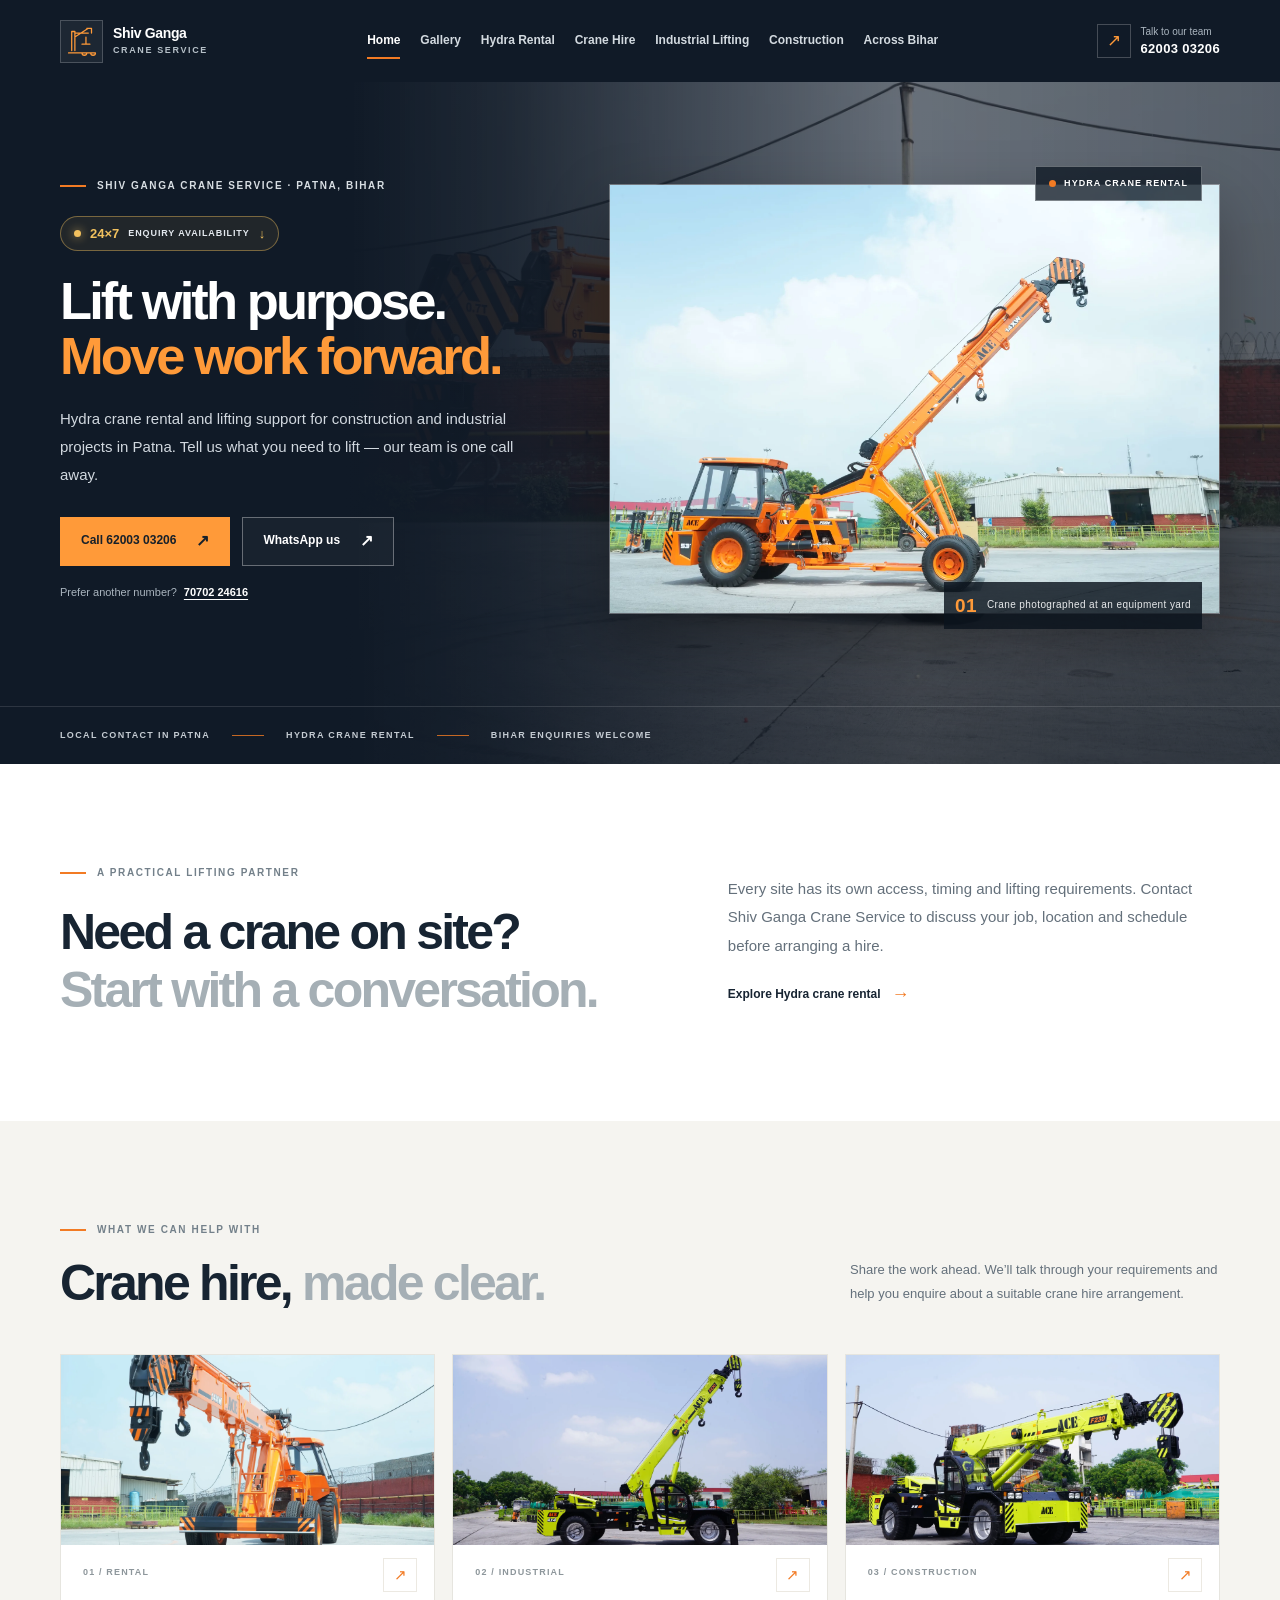
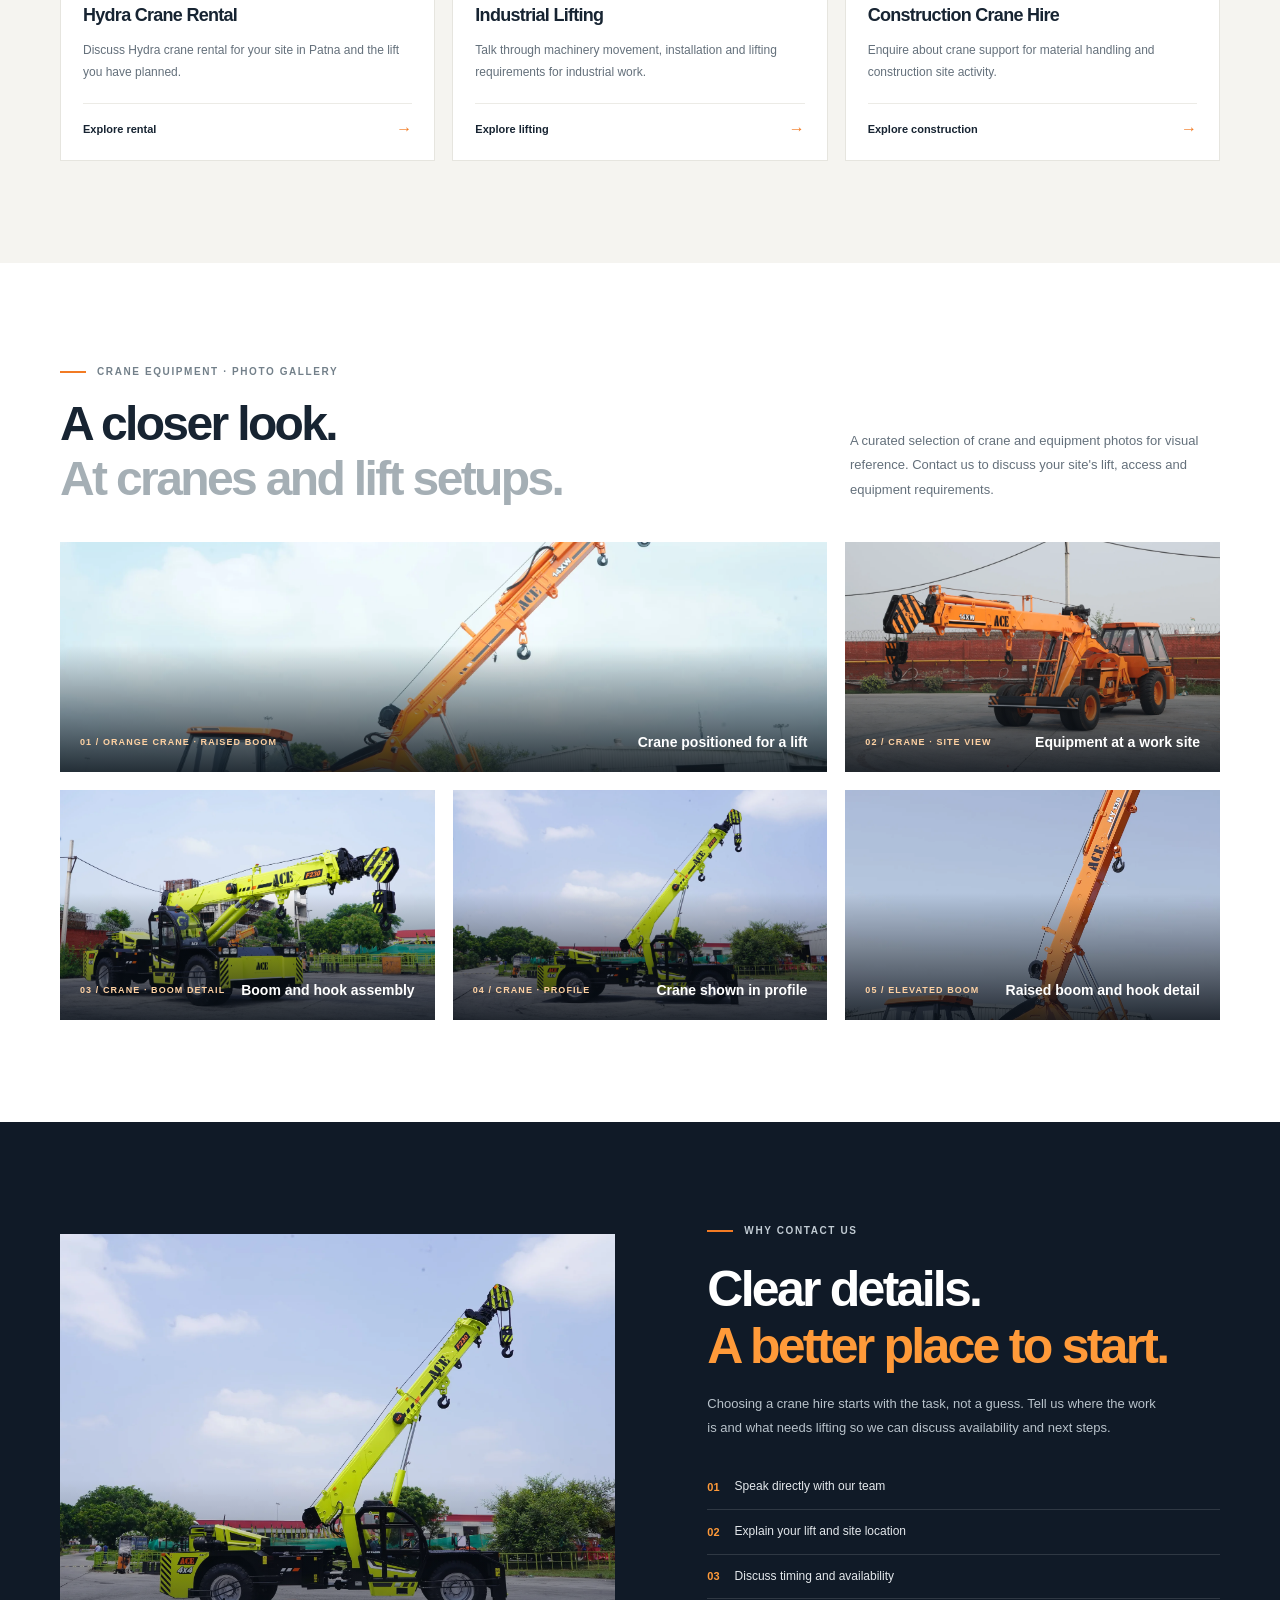
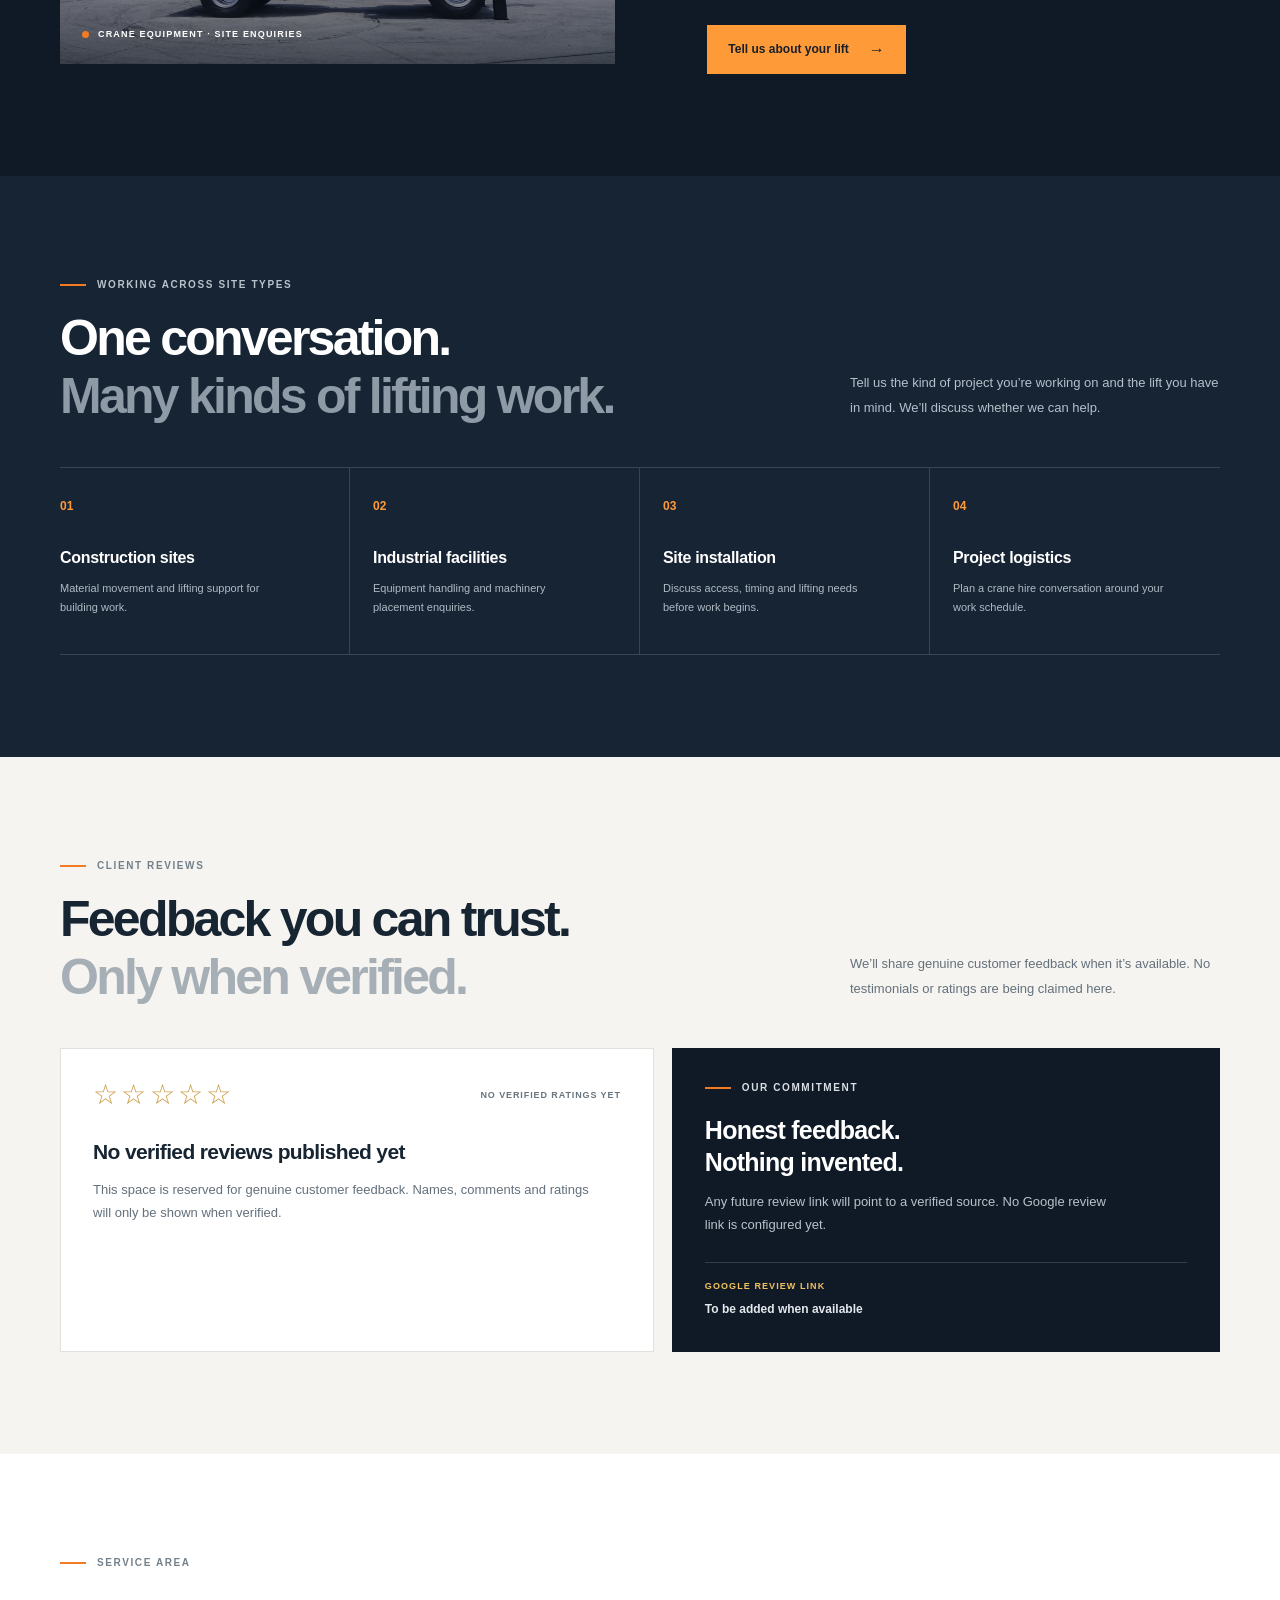
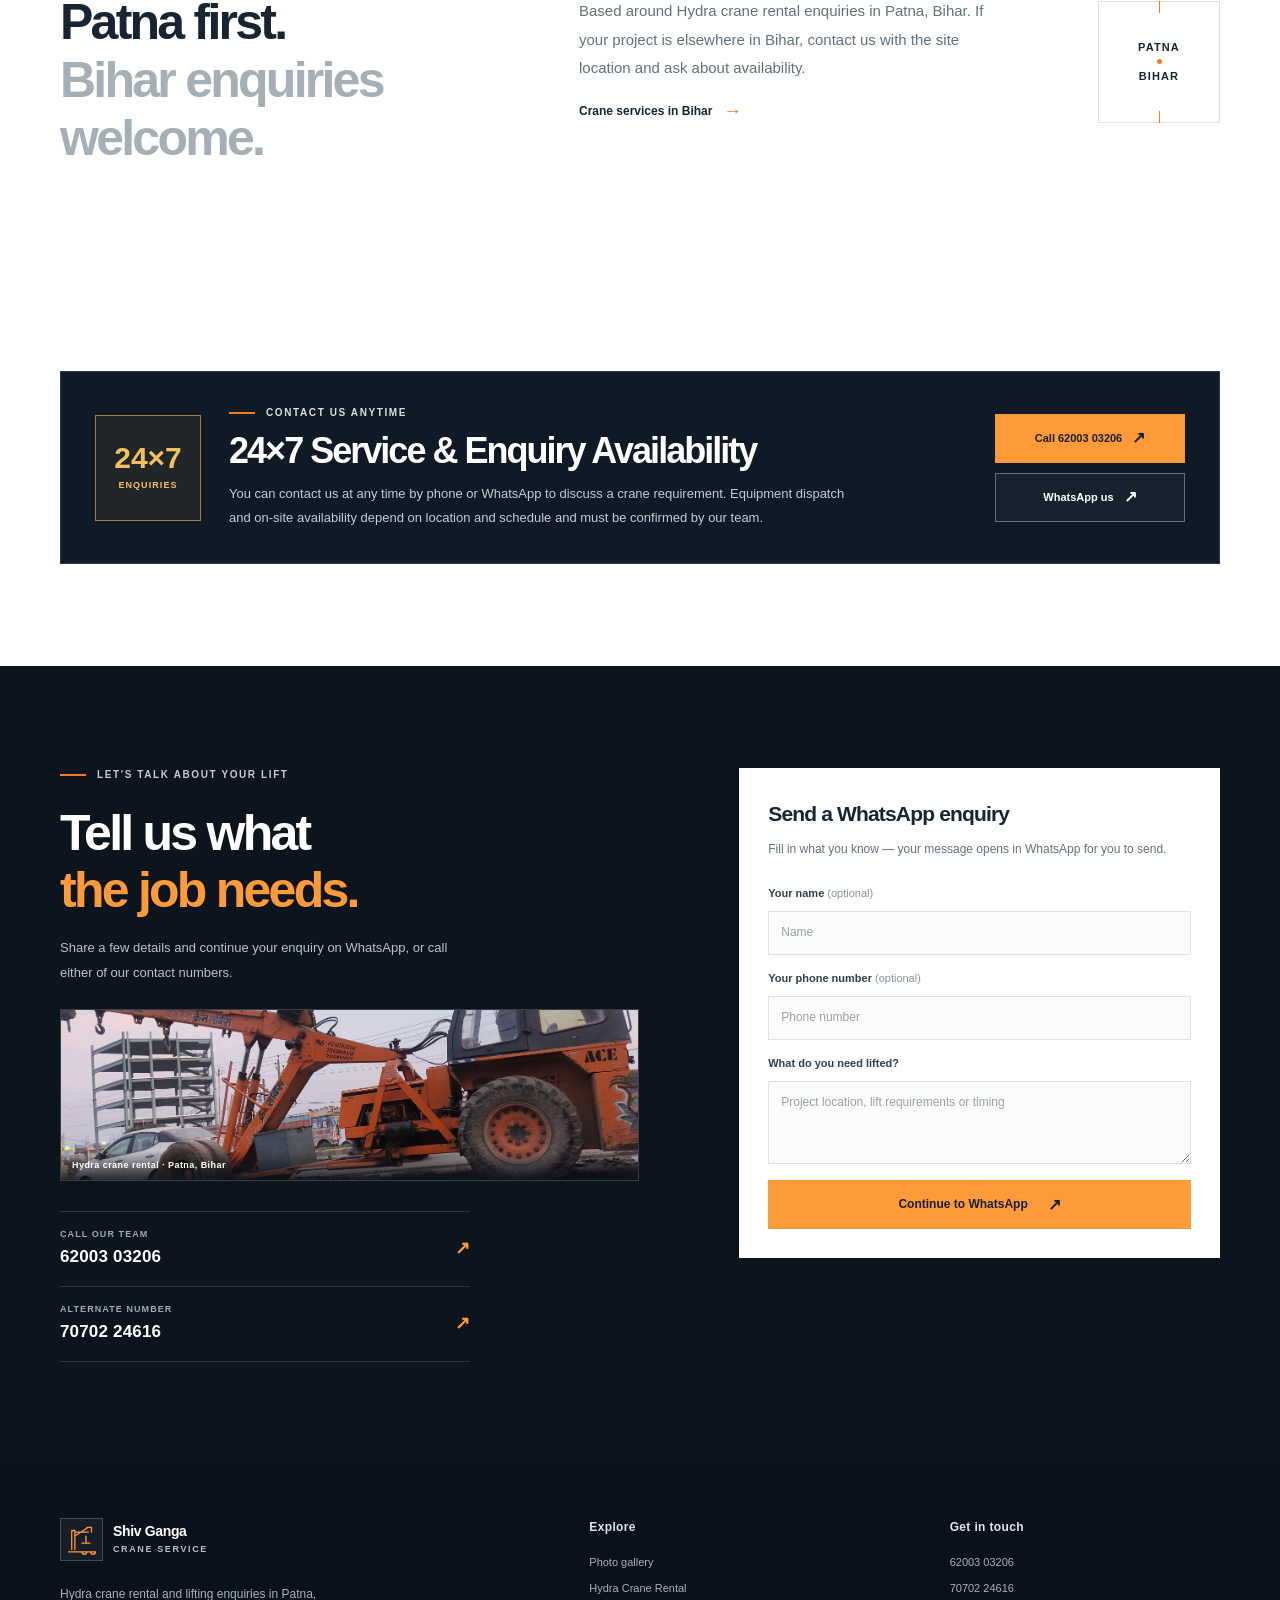
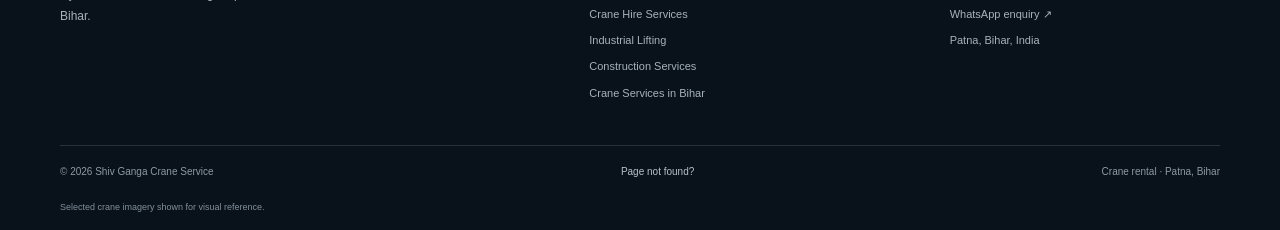
<file: index.html>
<!doctype html>
<html lang="en-IN">
<head>
  <meta charset="utf-8">
  <meta name="viewport" content="width=device-width, initial-scale=1">
  <meta name="theme-color" content="#101a27">
  <meta name="description" content="Shiv Ganga Crane Service offers Hydra crane rental, crane hire and lifting support in Patna, Bihar. Call to discuss your site and project requirements.">
  <meta name="google-site-verification" content="4MnYtC3aEP2DLwe1_RfZfEjGJjVygA0d3QC5cpol0KY">
  <meta property="og:type" content="website"><meta property="og:site_name" content="Shiv Ganga Crane Service">
  <meta property="og:title" content="Shiv Ganga Crane Service | Hydra Crane Rental in Patna">
  <meta property="og:description" content="Hydra crane rental, crane hire and lifting enquiries in Patna, Bihar. Contact Shiv Ganga Crane Service to discuss your project.">
  <meta property="og:image" content="assets/ace-crane-35338100.webp">
  <link rel="canonical" href="https://a242465418-commits.github.io/patna-hydra-crane-rental/">
  <link rel="icon" href="favicon.png" type="image/png" sizes="48x48">
  <link rel="icon" href="favicon.ico" type="image/x-icon" sizes="16x16 32x32 48x48">
  <link rel="stylesheet" href="styles.css">
  <title>Shiv Ganga Crane Service in Patna | Hydra Crane Hire</title>
  <script src="site.js" defer></script>
</head>
<body>
  <a class="skip-link" href="#main">Skip to content</a>
  <header class="site-header">
    <div class="container header-inner">
      <a class="brand" href="index.html" aria-label="Shiv Ganga Crane Service home">
        <span class="brand-mark" aria-hidden="true"><svg viewBox="0 0 48 48"><path d="M7 39h34M11 36V12h4v24m0-22h17m-17 5 17-11m-2 0h6v6m-7 5v9m-5 0h10M8 39h8m7 0h18m-17 0a3 3 0 1 0 6 0m5 0a3 3 0 1 0 6 0"/></svg></span>
        <span class="brand-copy"><strong>Shiv Ganga</strong><small>CRANE SERVICE</small></span>
      </a>
      <button class="menu-toggle" type="button" aria-expanded="false" aria-controls="primary-nav" aria-label="Open navigation">
        <span></span><span></span><span></span>
      </button>
      <nav class="primary-nav" id="primary-nav" aria-label="Main navigation">
        <a href="index.html" aria-current="page">Home</a>
        <a href="index.html#gallery">Gallery</a>
        <a href="hydra-crane-rental-patna.html">Hydra Rental</a>
        <a href="crane-hire-services-patna.html">Crane Hire</a>
        <a href="industrial-lifting-services.html">Industrial Lifting</a>
        <a href="construction-crane-services.html">Construction</a>
        <a href="crane-services-bihar.html">Across Bihar</a>
      </nav>
      <a class="header-call" href="tel:+916200303206" aria-label="Call 6200303206">
        <span class="call-icon" aria-hidden="true">↗</span><span><small>Talk to our team</small><strong>62003 03206</strong></span>
      </a>
    </div>
  </header>

  <main id="main">
    <section class="hero">
      <div class="hero-photo" aria-hidden="true"></div>
      <div class="container hero-layout">
        <div class="hero-copy">
          <p class="eyebrow"><span class="eyebrow-line"></span> SHIV GANGA CRANE SERVICE · PATNA, BIHAR</p>
          <a class="hero-availability" href="#availability-title" aria-label="24×7 enquiry availability. View contact and availability details."><span class="hero-availability-dot" aria-hidden="true"></span><strong>24×7</strong><span>ENQUIRY AVAILABILITY</span><span class="hero-availability-arrow" aria-hidden="true">↓</span></a>
          <h1>Lift with purpose.<br><span>Move work forward.</span></h1>
          <p class="hero-lede">Hydra crane rental and lifting support for construction and industrial projects in Patna. Tell us what you need to lift — our team is one call away.</p>
          <div class="hero-actions">
            <a class="button button-orange" href="tel:+916200303206">Call 62003 03206 <span aria-hidden="true">↗</span></a>
            <a class="button button-light-outline" href="https://wa.me/916200303206?text=Hello%2C%20I%27m%20enquiring%20about%20Hydra%20crane%20rental%20in%20Patna." target="_blank" rel="noopener noreferrer">WhatsApp us <span aria-hidden="true">↗</span></a>
          </div>
          <p class="hero-note">Prefer another number? <a href="tel:+917070224616">70702 24616</a></p>
        </div>
        <figure class="hero-visual">
          <img class="hero-business-photo" src="assets/ace-crane-35338100.webp" alt="Orange pick-and-carry crane with its boom raised at an equipment yard" width="2200" height="1467" fetchpriority="high">
          <span class="visual-stamp"><span class="stamp-dot"></span> HYDRA CRANE RENTAL</span>
          <figcaption class="visual-caption"><span>01</span> Crane photographed at an equipment yard</figcaption>
        </figure>
      </div>
      <div class="hero-bottom">
        <div class="container hero-bottom-inner"><span>LOCAL CONTACT IN PATNA</span><span class="hero-bottom-rule"></span><span>HYDRA CRANE RENTAL</span><span class="hero-bottom-rule"></span><span>BIHAR ENQUIRIES WELCOME</span></div>
      </div>
    </section>

    <section class="intro section-pad">
      <div class="container intro-layout">
        <div>
          <p class="eyebrow eyebrow-dark"><span class="eyebrow-line"></span> A PRACTICAL LIFTING PARTNER</p>
          <h2>Need a crane on site?<br><span>Start with a conversation.</span></h2>
        </div>
        <div class="intro-copy">
          <p>Every site has its own access, timing and lifting requirements. Contact Shiv Ganga Crane Service to discuss your job, location and schedule before arranging a hire.</p>
          <a class="text-link" href="hydra-crane-rental-patna.html">Explore Hydra crane rental <span aria-hidden="true">→</span></a>
        </div>
      </div>
    </section>

    <section class="services section-pad section-warm">
      <div class="container">
        <div class="section-heading">
          <div><p class="eyebrow eyebrow-dark"><span class="eyebrow-line"></span> WHAT WE CAN HELP WITH</p><h2>Crane hire, <span>made clear.</span></h2></div>
          <p>Share the work ahead. We’ll talk through your requirements and help you enquire about a suitable crane hire arrangement.</p>
        </div>
        <div class="service-grid">
          <a class="service-card" href="hydra-crane-rental-patna.html"><img class="service-card-image" src="assets/ace-crane-35338098.webp" alt="Orange crane with prominent boom and hook assembly" width="2200" height="1467" loading="lazy" decoding="async"><span class="service-card-content"><span class="card-number">01 / RENTAL</span><span class="card-icon" aria-hidden="true">↗</span><h3>Hydra Crane Rental</h3><p>Discuss Hydra crane rental for your site in Patna and the lift you have planned.</p><span class="card-link">Explore rental <b aria-hidden="true">→</b></span></span></a>
          <a class="service-card" href="industrial-lifting-services.html"><img class="service-card-image" src="assets/ace-crane-35693096.webp" alt="Lime-colored crane beside industrial equipment at a yard" width="2200" height="1467" loading="lazy" decoding="async"><span class="service-card-content"><span class="card-number">02 / INDUSTRIAL</span><span class="card-icon" aria-hidden="true">↗</span><h3>Industrial Lifting</h3><p>Talk through machinery movement, installation and lifting requirements for industrial work.</p><span class="card-link">Explore lifting <b aria-hidden="true">→</b></span></span></a>
          <a class="service-card" href="construction-crane-services.html"><img class="service-card-image" src="assets/ace-crane-35693092.webp" alt="Lime-colored pick-and-carry crane at a work site" width="2200" height="1467" loading="lazy" decoding="async"><span class="service-card-content"><span class="card-number">03 / CONSTRUCTION</span><span class="card-icon" aria-hidden="true">↗</span><h3>Construction Crane Hire</h3><p>Enquire about crane support for material handling and construction site activity.</p><span class="card-link">Explore construction <b aria-hidden="true">→</b></span></span></a>
        </div>
      </div>
    </section>

    <section class="project-gallery section-pad" id="gallery">
      <div class="container">
        <div class="gallery-heading">
          <div><p class="eyebrow eyebrow-dark"><span class="eyebrow-line"></span> CRANE EQUIPMENT · PHOTO GALLERY</p><h2>A closer look.<br><span>At cranes and lift setups.</span></h2></div>
          <p>A curated selection of crane and equipment photos for visual reference. Contact us to discuss your site's lift, access and equipment requirements.</p>
        </div>
        <div class="gallery-grid">
          <figure class="gallery-item gallery-item-featured"><img src="assets/ace-crane-35338100.webp" alt="Orange pick-and-carry crane with an elevated boom in an equipment yard" width="2200" height="1467" loading="lazy" decoding="async"><figcaption><span>01 / ORANGE CRANE · RAISED BOOM</span><strong>Crane positioned for a lift</strong></figcaption></figure>
          <figure class="gallery-item"><img src="assets/ace-crane-29492013.webp" alt="Orange crane with a long horizontal boom at a work site" width="2200" height="1467" loading="lazy" decoding="async"><figcaption><span>02 / CRANE · SITE VIEW</span><strong>Equipment at a work site</strong></figcaption></figure>
          <figure class="gallery-item"><img src="assets/ace-crane-35693092.webp" alt="Lime-colored crane with boom and hook assembly" width="2200" height="1467" loading="lazy" decoding="async"><figcaption><span>03 / CRANE · BOOM DETAIL</span><strong>Boom and hook assembly</strong></figcaption></figure>
          <figure class="gallery-item"><img src="assets/ace-crane-35693096.webp" alt="Lime-colored pick-and-carry crane shown in profile" width="2200" height="1467" loading="lazy" decoding="async"><figcaption><span>04 / CRANE · PROFILE</span><strong>Crane shown in profile</strong></figcaption></figure>
          <figure class="gallery-item"><img src="assets/ace-crane-29502189.webp" alt="Orange crane photographed vertically with its boom raised" width="1467" height="2200" loading="lazy" decoding="async"><figcaption><span>05 / ELEVATED BOOM</span><strong>Raised boom and hook detail</strong></figcaption></figure>
        </div>
      </div>
    </section>

    <section class="feature section-pad">
      <div class="container feature-layout">
        <div class="feature-image-wrap"><img src="assets/ace-crane-35693096.webp" alt="Lime-colored pick-and-carry crane beside equipment in an industrial yard" width="2200" height="1467" loading="lazy" decoding="async"><div class="image-label"><span class="image-label-dot"></span> CRANE EQUIPMENT · SITE ENQUIRIES</div></div>
        <div class="feature-copy">
          <p class="eyebrow"><span class="eyebrow-line"></span> WHY CONTACT US</p>
          <h2>Clear details.<br><span>A better place to start.</span></h2>
          <p>Choosing a crane hire starts with the task, not a guess. Tell us where the work is and what needs lifting so we can discuss availability and next steps.</p>
          <ul class="check-list"><li><span>01</span> Speak directly with our team</li><li><span>02</span> Explain your lift and site location</li><li><span>03</span> Discuss timing and availability</li></ul>
          <a class="button button-orange" href="#contact">Tell us about your lift <span aria-hidden="true">→</span></a>
        </div>
      </div>
    </section>

    <section class="applications section-pad section-navy">
      <div class="container">
        <div class="section-heading section-heading-light">
          <div><p class="eyebrow"><span class="eyebrow-line"></span> WORKING ACROSS SITE TYPES</p><h2>One conversation.<br><span>Many kinds of lifting work.</span></h2></div>
          <p>Tell us the kind of project you’re working on and the lift you have in mind. We’ll discuss whether we can help.</p>
        </div>
        <div class="application-grid">
          <div class="application-item"><span>01</span><h3>Construction sites</h3><p>Material movement and lifting support for building work.</p></div>
          <div class="application-item"><span>02</span><h3>Industrial facilities</h3><p>Equipment handling and machinery placement enquiries.</p></div>
          <div class="application-item"><span>03</span><h3>Site installation</h3><p>Discuss access, timing and lifting needs before work begins.</p></div>
          <div class="application-item"><span>04</span><h3>Project logistics</h3><p>Plan a crane hire conversation around your work schedule.</p></div>
        </div>
      </div>
    </section>

    <section class="client-reviews section-pad" id="reviews" aria-labelledby="reviews-title">
      <div class="container">
        <div class="section-heading">
          <div><p class="eyebrow eyebrow-dark"><span class="eyebrow-line"></span> CLIENT REVIEWS</p><h2 id="reviews-title">Feedback you can trust.<br><span>Only when verified.</span></h2></div>
          <p>We’ll share genuine customer feedback when it’s available. No testimonials or ratings are being claimed here.</p>
        </div>
        <div class="reviews-grid">
          <article class="review-card review-placeholder">
            <div class="review-card-top"><span class="review-stars" aria-hidden="true">☆☆☆☆☆</span><span class="review-status">NO VERIFIED RATINGS YET</span></div>
            <h3>No verified reviews published yet</h3>
            <p>This space is reserved for genuine customer feedback. Names, comments and ratings will only be shown when verified.</p>
          </article>
          <aside class="review-guidelines">
            <p class="eyebrow"><span class="eyebrow-line"></span> OUR COMMITMENT</p>
            <h3>Honest feedback.<br>Nothing invented.</h3>
            <p>Any future review link will point to a verified source. No Google review link is configured yet.</p>
            <div class="review-link-note"><span>GOOGLE REVIEW LINK</span><strong>To be added when available</strong></div>
          </aside>
        </div>
      </div>
    </section>

    <section class="area section-pad">
      <div class="container area-layout">
        <div><p class="eyebrow eyebrow-dark"><span class="eyebrow-line"></span> SERVICE AREA</p><h2>Patna first.<br><span>Bihar enquiries welcome.</span></h2></div>
        <div class="area-copy"><p>Based around Hydra crane rental enquiries in Patna, Bihar. If your project is elsewhere in Bihar, contact us with the site location and ask about availability.</p><a class="text-link" href="crane-services-bihar.html">Crane services in Bihar <span aria-hidden="true">→</span></a></div>
        <div class="area-mark" aria-hidden="true"><span>PATNA</span><i></i><b>BIHAR</b></div>
      </div>
    </section>

    <section class="availability-section section-pad" aria-labelledby="availability-title">
      <div class="container">
        <div class="availability-card">
          <div class="availability-badge" aria-hidden="true"><strong>24×7</strong><span>ENQUIRIES</span></div>
          <div class="availability-copy">
            <p class="eyebrow"><span class="eyebrow-line"></span> CONTACT US ANYTIME</p>
            <h2 id="availability-title">24×7 Service &amp; Enquiry Availability</h2>
            <p>You can contact us at any time by phone or WhatsApp to discuss a crane requirement. Equipment dispatch and on-site availability depend on location and schedule and must be confirmed by our team.</p>
          </div>
          <div class="availability-actions">
            <a class="button button-orange" href="tel:+916200303206">Call 62003 03206 <span aria-hidden="true">↗</span></a>
            <a class="button button-light-outline" href="https://wa.me/916200303206?text=Hello%2C%20I%27d%20like%20to%20discuss%20a%20crane%20service%20enquiry." target="_blank" rel="noopener noreferrer">WhatsApp us <span aria-hidden="true">↗</span></a>
          </div>
        </div>
      </div>
    </section>

    <section class="contact-section section-pad" id="contact">
      <div class="container contact-layout">
        <div class="contact-copy">
          <p class="eyebrow"><span class="eyebrow-line"></span> LET'S TALK ABOUT YOUR LIFT</p>
          <h2>Tell us what<br><span>the job needs.</span></h2>
          <p>Share a few details and continue your enquiry on WhatsApp, or call either of our contact numbers.</p>
          <figure class="contact-photo"><img src="assets/patna-hydra-crane.webp" alt="Orange Hydra crane photographed at a local work site" width="1365" height="768" loading="lazy" decoding="async"><figcaption>Hydra crane rental · Patna, Bihar</figcaption></figure>
          <div class="contact-phones"><a href="tel:+916200303206"><span>CALL OUR TEAM</span><strong>62003 03206</strong><b aria-hidden="true">↗</b></a><a href="tel:+917070224616"><span>ALTERNATE NUMBER</span><strong>70702 24616</strong><b aria-hidden="true">↗</b></a></div>
        </div>
        <form class="enquiry-form" id="enquiry-form">
          <h3>Send a WhatsApp enquiry</h3>
          <p>Fill in what you know — your message opens in WhatsApp for you to send.</p>
          <label for="enquiry-name">Your name <span>(optional)</span></label>
          <input id="enquiry-name" name="name" type="text" autocomplete="name" placeholder="Name">
          <label for="enquiry-phone">Your phone number <span>(optional)</span></label>
          <input id="enquiry-phone" name="phone" type="tel" autocomplete="tel" placeholder="Phone number">
          <label for="enquiry-message">What do you need lifted?</label>
          <textarea id="enquiry-message" name="message" rows="3" required placeholder="Project location, lift requirements or timing"></textarea>
          <button class="button button-orange form-submit" type="submit">Continue to WhatsApp <span aria-hidden="true">↗</span></button>
          <p class="form-note" id="form-note" role="status" aria-live="polite"></p>
        </form>
      </div>
    </section>
  </main>

  <footer class="site-footer">
    <div class="container footer-main">
      <div class="footer-brand"><a class="brand" href="index.html"><span class="brand-mark" aria-hidden="true"><svg viewBox="0 0 48 48"><path d="M7 39h34M11 36V12h4v24m0-22h17m-17 5 17-11m-2 0h6v6m-7 5v9m-5 0h10M8 39h8m7 0h18m-17 0a3 3 0 1 0 6 0m5 0a3 3 0 1 0 6 0"/></svg></span><span class="brand-copy"><strong>Shiv Ganga</strong><small>CRANE SERVICE</small></span></a><p>Hydra crane rental and lifting enquiries in Patna, Bihar.</p></div>
      <div class="footer-links"><h2>Explore</h2><a href="index.html#gallery">Photo gallery</a><a href="hydra-crane-rental-patna.html">Hydra Crane Rental</a><a href="crane-hire-services-patna.html">Crane Hire Services</a><a href="industrial-lifting-services.html">Industrial Lifting</a><a href="construction-crane-services.html">Construction Services</a><a href="crane-services-bihar.html">Crane Services in Bihar</a></div>
      <div class="footer-contact"><h2>Get in touch</h2><a href="tel:+916200303206">62003 03206</a><a href="tel:+917070224616">70702 24616</a><a href="https://wa.me/916200303206?text=Hello%2C%20I%27m%20enquiring%20about%20crane%20rental." target="_blank" rel="noopener noreferrer">WhatsApp enquiry <span aria-hidden="true">↗</span></a><span>Patna, Bihar, India</span></div>
    </div>
    <div class="container footer-bottom"><span>© <span data-year></span> Shiv Ganga Crane Service</span><a href="404.html">Page not found?</a><span>Crane rental · Patna, Bihar</span></div>
    <div class="container image-credit">Selected crane imagery shown for visual reference.</div>
  </footer>
</body>
</html>
</file>
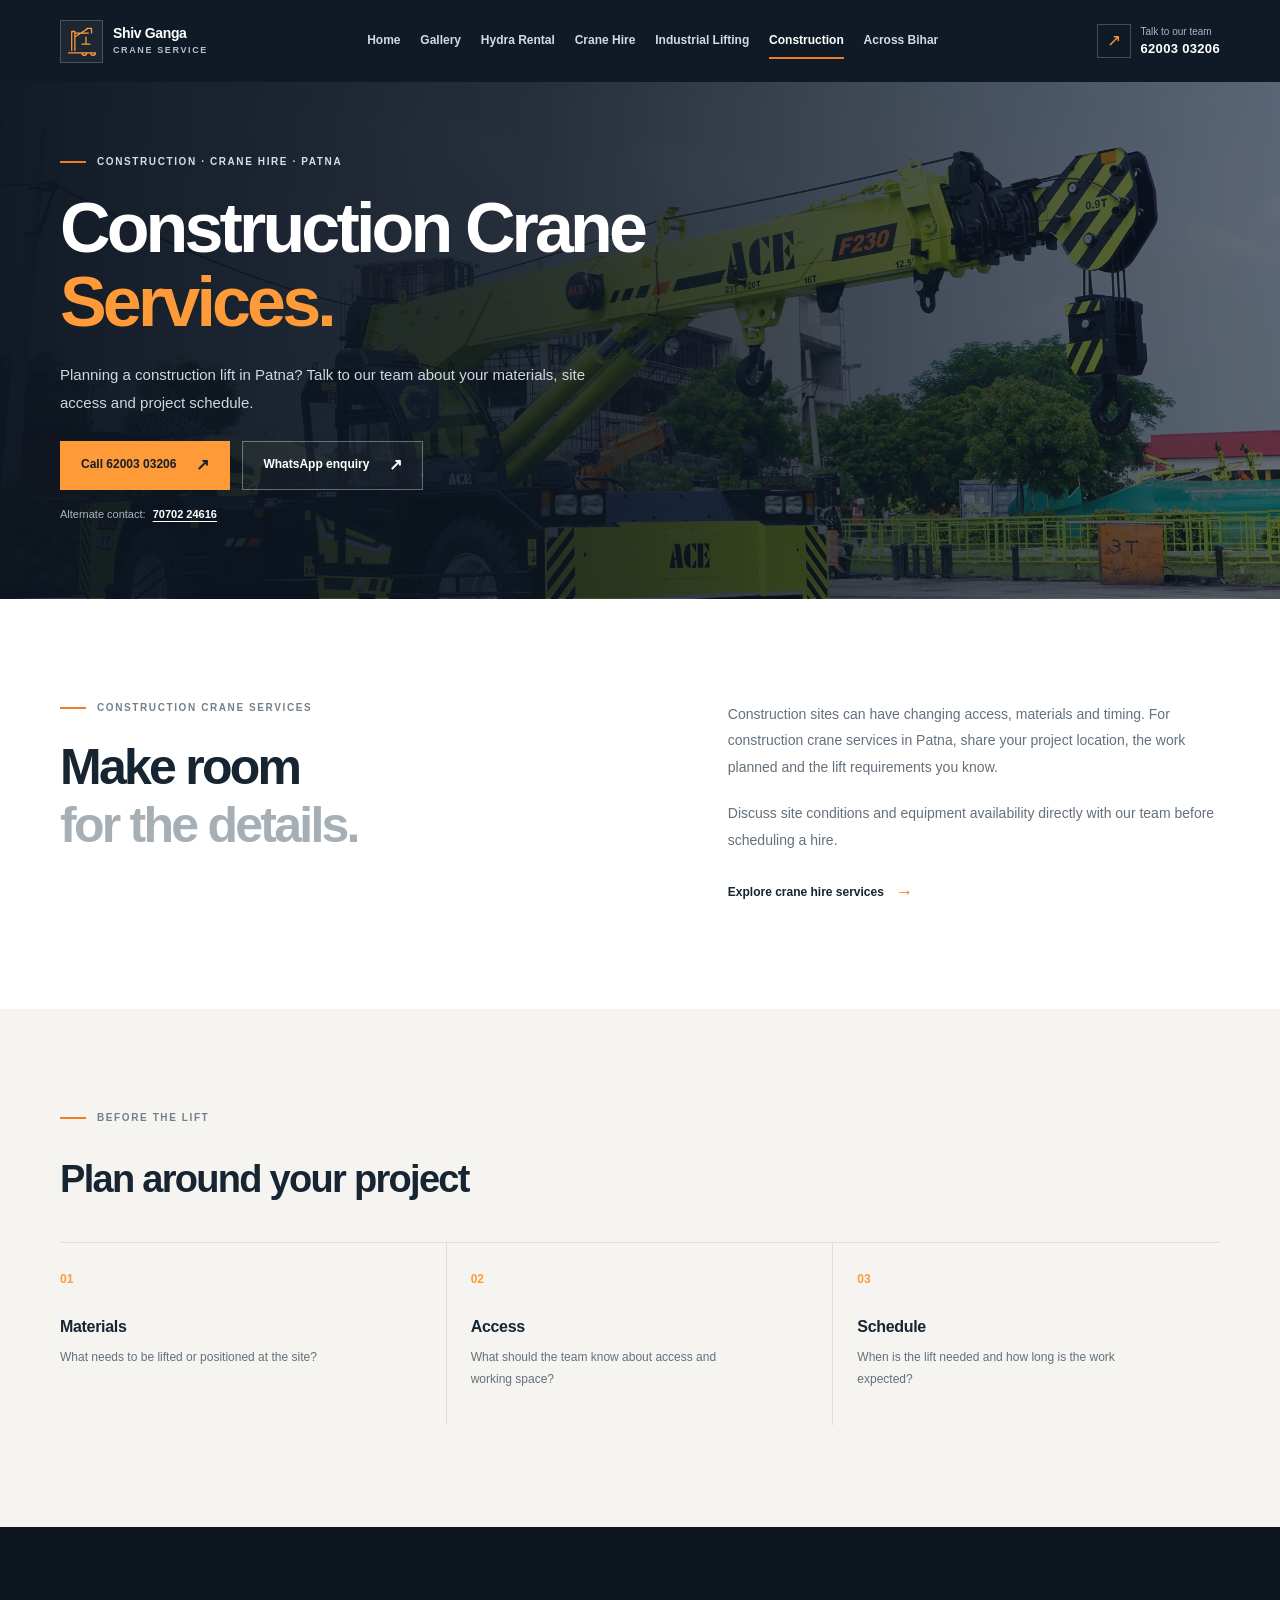
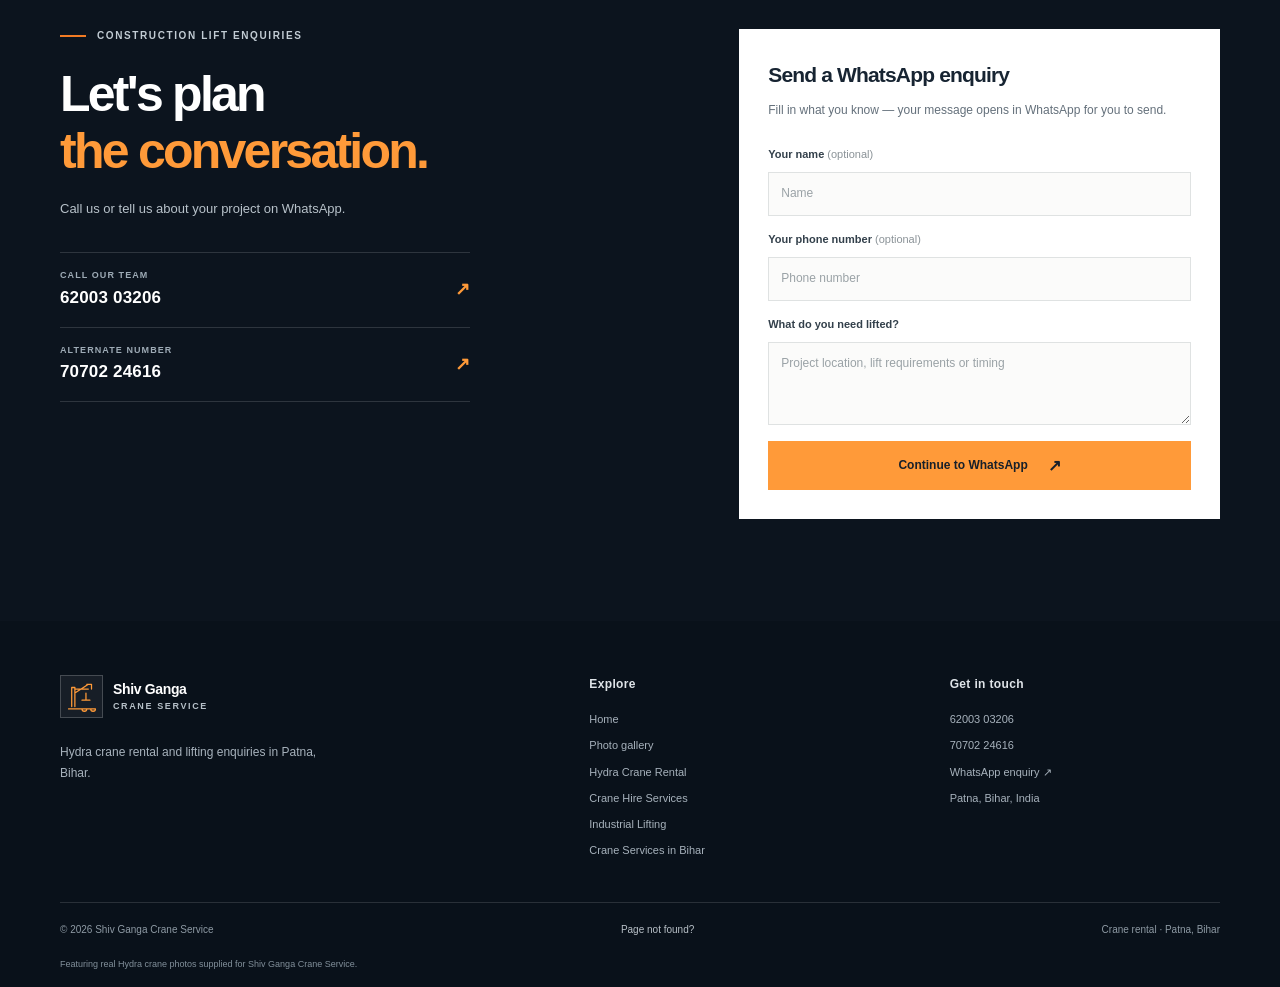
<file: construction-crane-services.html>
<!doctype html>
<html lang="en-IN">
<head>
  <meta charset="utf-8"><meta name="viewport" content="width=device-width, initial-scale=1"><meta name="theme-color" content="#101a27">
  <meta name="description" content="Enquire about construction crane services in Patna with Shiv Ganga Crane Service. Discuss materials, access and lifting schedules.">
  <meta property="og:type" content="website"><meta property="og:site_name" content="Shiv Ganga Crane Service"><meta property="og:title" content="Construction Crane Services in Patna | Shiv Ganga Crane Service"><meta property="og:description" content="Discuss construction crane hire in Patna, Bihar with Shiv Ganga Crane Service. Share your site and lifting requirements."><meta property="og:image" content="assets/ace-crane-35693092.webp">
  <link rel="canonical" href="https://a242465418-commits.github.io/patna-hydra-crane-rental/construction-crane-services.html"><link rel="icon" href="favicon.png" type="image/png" sizes="48x48"><link rel="icon" href="favicon.ico" type="image/x-icon" sizes="16x16 32x32 48x48"><link rel="stylesheet" href="styles.css">
  <title>Construction Crane Service in Patna | Shiv Ganga Crane Service</title><script src="site.js" defer></script>
</head>
<body>
  <a class="skip-link" href="#main">Skip to content</a><header class="site-header"><div class="container header-inner"><a class="brand" href="index.html" aria-label="Shiv Ganga Crane Service home"><span class="brand-mark" aria-hidden="true"><svg viewBox="0 0 48 48"><path d="M7 39h34M11 36V12h4v24m0-22h17m-17 5 17-11m-2 0h6v6m-7 5v9m-5 0h10M8 39h8m7 0h18m-17 0a3 3 0 1 0 6 0m5 0a3 3 0 1 0 6 0"/></svg></span><span class="brand-copy"><strong>Shiv Ganga</strong><small>CRANE SERVICE</small></span></a><button class="menu-toggle" type="button" aria-expanded="false" aria-controls="primary-nav" aria-label="Open navigation"><span></span><span></span><span></span></button><nav class="primary-nav" id="primary-nav" aria-label="Main navigation"><a href="index.html">Home</a><a href="index.html#gallery">Gallery</a><a href="hydra-crane-rental-patna.html">Hydra Rental</a><a href="crane-hire-services-patna.html">Crane Hire</a><a href="industrial-lifting-services.html">Industrial Lifting</a><a href="construction-crane-services.html" aria-current="page">Construction</a><a href="crane-services-bihar.html">Across Bihar</a></nav><a class="header-call" href="tel:+916200303206"><span class="call-icon" aria-hidden="true">↗</span><span><small>Talk to our team</small><strong>62003 03206</strong></span></a></div></header>
  <main id="main"><section class="page-hero"><div class="page-hero-photo page-hero-photo-construction" aria-hidden="true"></div><div class="container page-hero-inner"><p class="eyebrow"><span class="eyebrow-line"></span> CONSTRUCTION · CRANE HIRE · PATNA</p><h1>Construction Crane<br><span>Services.</span></h1><p>Planning a construction lift in Patna? Talk to our team about your materials, site access and project schedule.</p><div class="hero-actions"><a class="button button-orange" href="tel:+916200303206">Call 62003 03206 <span aria-hidden="true">↗</span></a><a class="button button-light-outline" href="https://wa.me/916200303206?text=Hello%2C%20I%27m%20enquiring%20about%20construction%20crane%20services%20in%20Patna." target="_blank" rel="noopener noreferrer">WhatsApp enquiry <span aria-hidden="true">↗</span></a></div><p class="hero-note">Alternate contact: <a href="tel:+917070224616">70702 24616</a></p></div></section>
    <section class="detail-section section-pad"><div class="container detail-layout"><div><p class="eyebrow eyebrow-dark"><span class="eyebrow-line"></span> CONSTRUCTION CRANE SERVICES</p><h2>Make room<br><span>for the details.</span></h2></div><div class="detail-copy"><p>Construction sites can have changing access, materials and timing. For construction crane services in Patna, share your project location, the work planned and the lift requirements you know.</p><p>Discuss site conditions and equipment availability directly with our team before scheduling a hire.</p><a class="text-link" href="crane-hire-services-patna.html">Explore crane hire services <span aria-hidden="true">→</span></a></div></div></section>
    <section class="info-band section-pad section-warm"><div class="container"><p class="eyebrow eyebrow-dark"><span class="eyebrow-line"></span> BEFORE THE LIFT</p><h2>Plan around your project</h2><div class="info-grid"><article><span>01</span><h3>Materials</h3><p>What needs to be lifted or positioned at the site?</p></article><article><span>02</span><h3>Access</h3><p>What should the team know about access and working space?</p></article><article><span>03</span><h3>Schedule</h3><p>When is the lift needed and how long is the work expected?</p></article></div></div></section>
    <section class="contact-section section-pad" id="contact"><div class="container contact-layout"><div class="contact-copy"><p class="eyebrow"><span class="eyebrow-line"></span> CONSTRUCTION LIFT ENQUIRIES</p><h2>Let's plan<br><span>the conversation.</span></h2><p>Call us or tell us about your project on WhatsApp.</p><div class="contact-phones"><a href="tel:+916200303206"><span>CALL OUR TEAM</span><strong>62003 03206</strong><b>↗</b></a><a href="tel:+917070224616"><span>ALTERNATE NUMBER</span><strong>70702 24616</strong><b>↗</b></a></div></div><form class="enquiry-form" id="enquiry-form"><h3>Send a WhatsApp enquiry</h3><p>Fill in what you know — your message opens in WhatsApp for you to send.</p><label for="enquiry-name">Your name <span>(optional)</span></label><input id="enquiry-name" name="name" type="text" autocomplete="name" placeholder="Name"><label for="enquiry-phone">Your phone number <span>(optional)</span></label><input id="enquiry-phone" name="phone" type="tel" autocomplete="tel" placeholder="Phone number"><label for="enquiry-message">What do you need lifted?</label><textarea id="enquiry-message" name="message" rows="3" required placeholder="Project location, lift requirements or timing"></textarea><button class="button button-orange form-submit" type="submit">Continue to WhatsApp <span aria-hidden="true">↗</span></button><p class="form-note" id="form-note" role="status" aria-live="polite"></p></form></div></section></main>
  <footer class="site-footer"><div class="container footer-main"><div class="footer-brand"><a class="brand" href="index.html"><span class="brand-mark" aria-hidden="true"><svg viewBox="0 0 48 48"><path d="M7 39h34M11 36V12h4v24m0-22h17m-17 5 17-11m-2 0h6v6m-7 5v9m-5 0h10M8 39h8m7 0h18m-17 0a3 3 0 1 0 6 0m5 0a3 3 0 1 0 6 0"/></svg></span><span class="brand-copy"><strong>Shiv Ganga</strong><small>CRANE SERVICE</small></span></a><p>Hydra crane rental and lifting enquiries in Patna, Bihar.</p></div><div class="footer-links"><h2>Explore</h2><a href="index.html">Home</a><a href="index.html#gallery">Photo gallery</a><a href="hydra-crane-rental-patna.html">Hydra Crane Rental</a><a href="crane-hire-services-patna.html">Crane Hire Services</a><a href="industrial-lifting-services.html">Industrial Lifting</a><a href="crane-services-bihar.html">Crane Services in Bihar</a></div><div class="footer-contact"><h2>Get in touch</h2><a href="tel:+916200303206">62003 03206</a><a href="tel:+917070224616">70702 24616</a><a href="https://wa.me/916200303206" target="_blank" rel="noopener noreferrer">WhatsApp enquiry <span aria-hidden="true">↗</span></a><span>Patna, Bihar, India</span></div></div><div class="container footer-bottom"><span>© <span data-year></span> Shiv Ganga Crane Service</span><a href="404.html">Page not found?</a><span>Crane rental · Patna, Bihar</span></div><div class="container image-credit">Featuring real Hydra crane photos supplied for Shiv Ganga Crane Service.</div></footer>
</body></html>
</file>
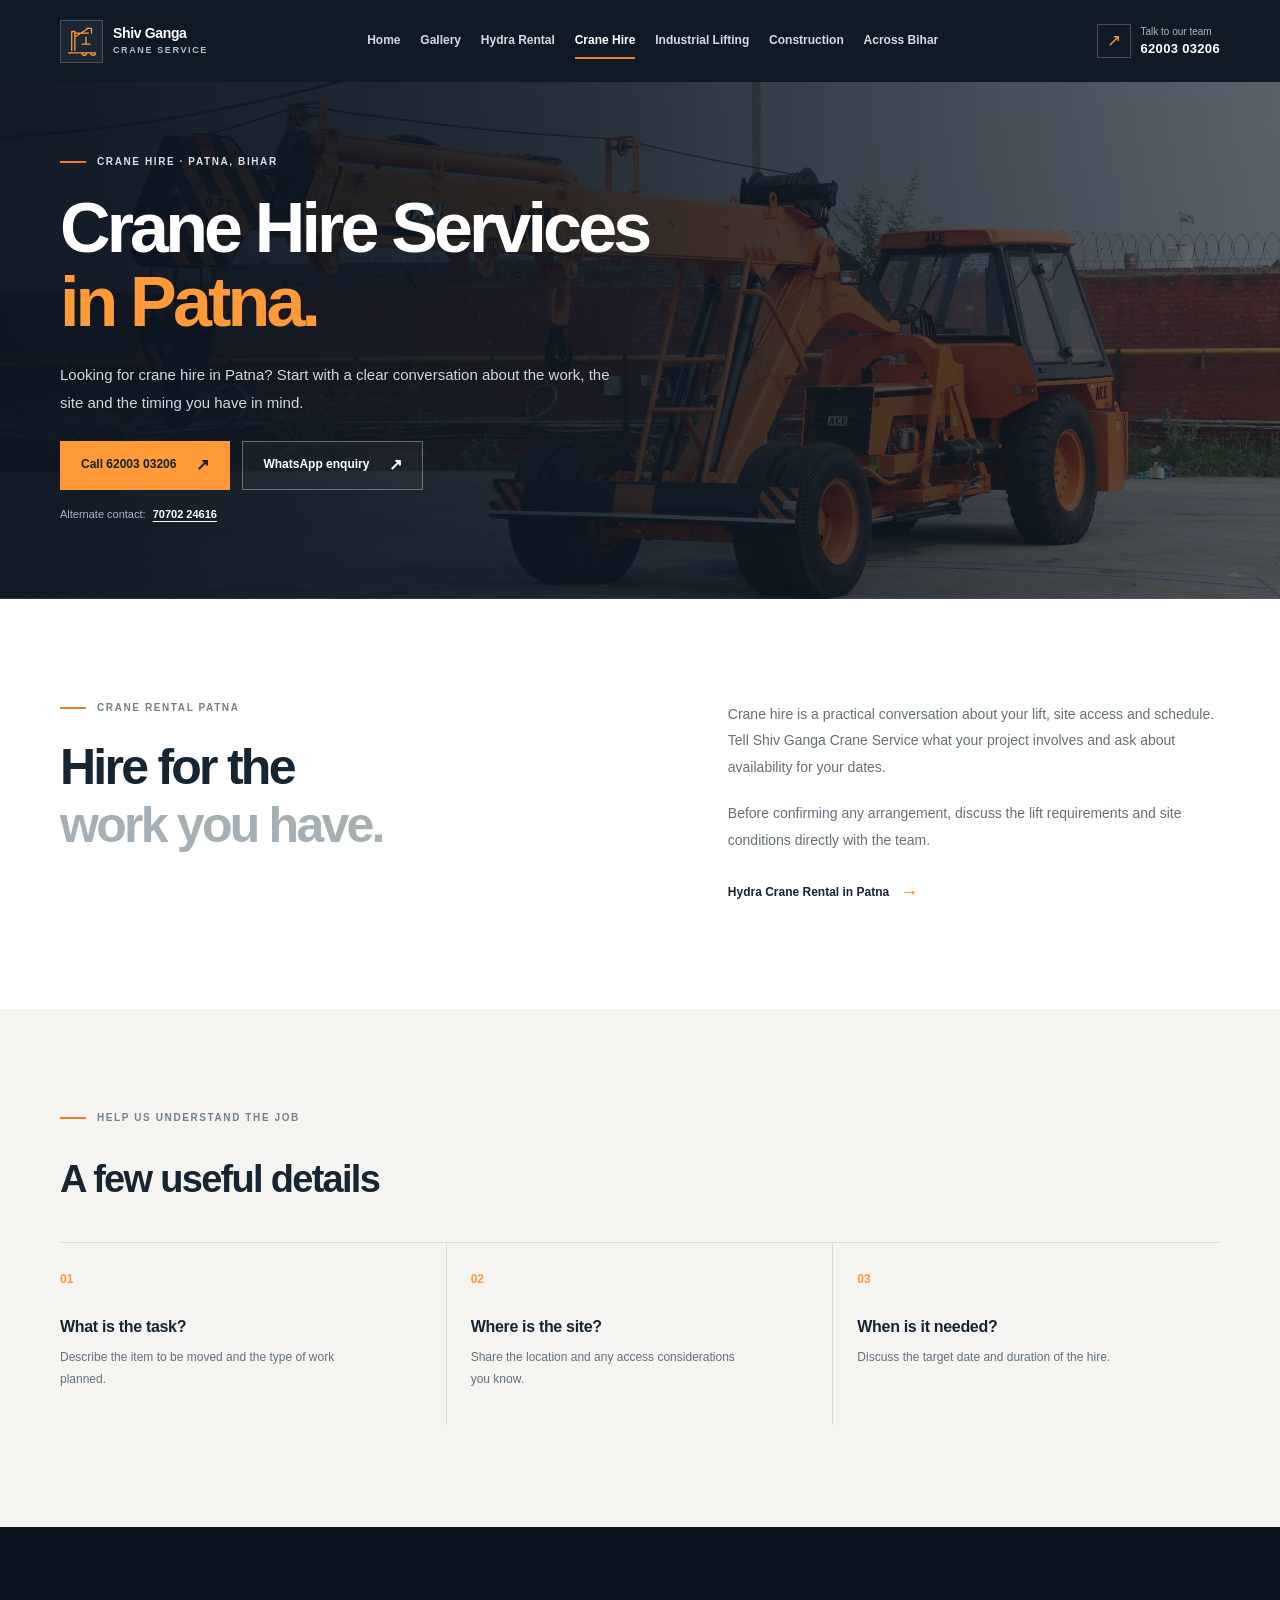
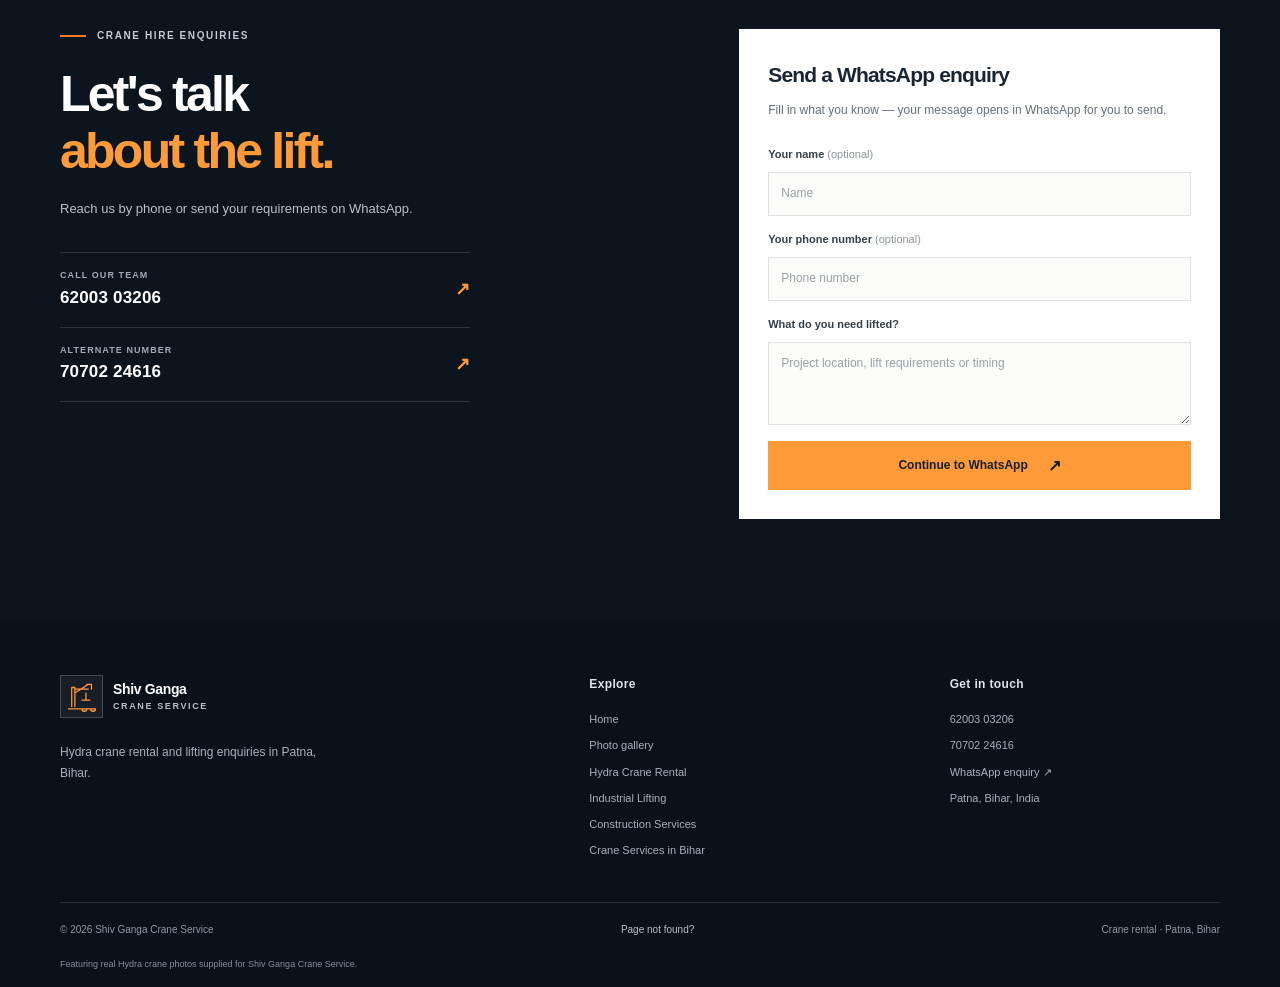
<file: crane-hire-services-patna.html>
<!doctype html>
<html lang="en-IN">
<head>
  <meta charset="utf-8"><meta name="viewport" content="width=device-width, initial-scale=1"><meta name="theme-color" content="#101a27">
  <meta name="description" content="Looking for crane hire in Patna, Bihar? Talk to Shiv Ganga Crane Service about your project, site access and required schedule.">
  <meta property="og:type" content="website"><meta property="og:site_name" content="Shiv Ganga Crane Service"><meta property="og:title" content="Crane Hire Services in Patna | Shiv Ganga Crane Service"><meta property="og:description" content="Enquire about crane hire for your Patna project. Contact Shiv Ganga Crane Service to discuss site access and timing."><meta property="og:image" content="assets/ace-crane-29492013.webp">
  <link rel="canonical" href="https://a242465418-commits.github.io/patna-hydra-crane-rental/crane-hire-services-patna.html"><link rel="icon" href="favicon.png" type="image/png" sizes="48x48"><link rel="icon" href="favicon.ico" type="image/x-icon" sizes="16x16 32x32 48x48"><link rel="stylesheet" href="styles.css">
  <title>Crane Hire in Patna | Shiv Ganga Crane Service</title><script src="site.js" defer></script>
</head>
<body>
  <a class="skip-link" href="#main">Skip to content</a><header class="site-header"><div class="container header-inner"><a class="brand" href="index.html" aria-label="Shiv Ganga Crane Service home"><span class="brand-mark" aria-hidden="true"><svg viewBox="0 0 48 48"><path d="M7 39h34M11 36V12h4v24m0-22h17m-17 5 17-11m-2 0h6v6m-7 5v9m-5 0h10M8 39h8m7 0h18m-17 0a3 3 0 1 0 6 0m5 0a3 3 0 1 0 6 0"/></svg></span><span class="brand-copy"><strong>Shiv Ganga</strong><small>CRANE SERVICE</small></span></a><button class="menu-toggle" type="button" aria-expanded="false" aria-controls="primary-nav" aria-label="Open navigation"><span></span><span></span><span></span></button><nav class="primary-nav" id="primary-nav" aria-label="Main navigation"><a href="index.html">Home</a><a href="index.html#gallery">Gallery</a><a href="hydra-crane-rental-patna.html">Hydra Rental</a><a href="crane-hire-services-patna.html" aria-current="page">Crane Hire</a><a href="industrial-lifting-services.html">Industrial Lifting</a><a href="construction-crane-services.html">Construction</a><a href="crane-services-bihar.html">Across Bihar</a></nav><a class="header-call" href="tel:+916200303206"><span class="call-icon" aria-hidden="true">↗</span><span><small>Talk to our team</small><strong>62003 03206</strong></span></a></div></header>
  <main id="main"><section class="page-hero"><div class="page-hero-photo page-hero-photo-hire" aria-hidden="true"></div><div class="container page-hero-inner"><p class="eyebrow"><span class="eyebrow-line"></span> CRANE HIRE · PATNA, BIHAR</p><h1>Crane Hire Services<br><span>in Patna.</span></h1><p>Looking for crane hire in Patna? Start with a clear conversation about the work, the site and the timing you have in mind.</p><div class="hero-actions"><a class="button button-orange" href="tel:+916200303206">Call 62003 03206 <span aria-hidden="true">↗</span></a><a class="button button-light-outline" href="https://wa.me/916200303206?text=Hello%2C%20I%27m%20enquiring%20about%20crane%20hire%20services%20in%20Patna." target="_blank" rel="noopener noreferrer">WhatsApp enquiry <span aria-hidden="true">↗</span></a></div><p class="hero-note">Alternate contact: <a href="tel:+917070224616">70702 24616</a></p></div></section>
    <section class="detail-section section-pad"><div class="container detail-layout"><div><p class="eyebrow eyebrow-dark"><span class="eyebrow-line"></span> CRANE RENTAL PATNA</p><h2>Hire for the<br><span>work you have.</span></h2></div><div class="detail-copy"><p>Crane hire is a practical conversation about your lift, site access and schedule. Tell Shiv Ganga Crane Service what your project involves and ask about availability for your dates.</p><p>Before confirming any arrangement, discuss the lift requirements and site conditions directly with the team.</p><a class="text-link" href="hydra-crane-rental-patna.html">Hydra Crane Rental in Patna <span aria-hidden="true">→</span></a></div></div></section>
    <section class="info-band section-pad section-warm"><div class="container"><p class="eyebrow eyebrow-dark"><span class="eyebrow-line"></span> HELP US UNDERSTAND THE JOB</p><h2>A few useful details</h2><div class="info-grid"><article><span>01</span><h3>What is the task?</h3><p>Describe the item to be moved and the type of work planned.</p></article><article><span>02</span><h3>Where is the site?</h3><p>Share the location and any access considerations you know.</p></article><article><span>03</span><h3>When is it needed?</h3><p>Discuss the target date and duration of the hire.</p></article></div></div></section>
    <section class="contact-section section-pad" id="contact"><div class="container contact-layout"><div class="contact-copy"><p class="eyebrow"><span class="eyebrow-line"></span> CRANE HIRE ENQUIRIES</p><h2>Let's talk<br><span>about the lift.</span></h2><p>Reach us by phone or send your requirements on WhatsApp.</p><div class="contact-phones"><a href="tel:+916200303206"><span>CALL OUR TEAM</span><strong>62003 03206</strong><b>↗</b></a><a href="tel:+917070224616"><span>ALTERNATE NUMBER</span><strong>70702 24616</strong><b>↗</b></a></div></div><form class="enquiry-form" id="enquiry-form"><h3>Send a WhatsApp enquiry</h3><p>Fill in what you know — your message opens in WhatsApp for you to send.</p><label for="enquiry-name">Your name <span>(optional)</span></label><input id="enquiry-name" name="name" type="text" autocomplete="name" placeholder="Name"><label for="enquiry-phone">Your phone number <span>(optional)</span></label><input id="enquiry-phone" name="phone" type="tel" autocomplete="tel" placeholder="Phone number"><label for="enquiry-message">What do you need lifted?</label><textarea id="enquiry-message" name="message" rows="3" required placeholder="Project location, lift requirements or timing"></textarea><button class="button button-orange form-submit" type="submit">Continue to WhatsApp <span aria-hidden="true">↗</span></button><p class="form-note" id="form-note" role="status" aria-live="polite"></p></form></div></section></main>
  <footer class="site-footer"><div class="container footer-main"><div class="footer-brand"><a class="brand" href="index.html"><span class="brand-mark" aria-hidden="true"><svg viewBox="0 0 48 48"><path d="M7 39h34M11 36V12h4v24m0-22h17m-17 5 17-11m-2 0h6v6m-7 5v9m-5 0h10M8 39h8m7 0h18m-17 0a3 3 0 1 0 6 0m5 0a3 3 0 1 0 6 0"/></svg></span><span class="brand-copy"><strong>Shiv Ganga</strong><small>CRANE SERVICE</small></span></a><p>Hydra crane rental and lifting enquiries in Patna, Bihar.</p></div><div class="footer-links"><h2>Explore</h2><a href="index.html">Home</a><a href="index.html#gallery">Photo gallery</a><a href="hydra-crane-rental-patna.html">Hydra Crane Rental</a><a href="industrial-lifting-services.html">Industrial Lifting</a><a href="construction-crane-services.html">Construction Services</a><a href="crane-services-bihar.html">Crane Services in Bihar</a></div><div class="footer-contact"><h2>Get in touch</h2><a href="tel:+916200303206">62003 03206</a><a href="tel:+917070224616">70702 24616</a><a href="https://wa.me/916200303206" target="_blank" rel="noopener noreferrer">WhatsApp enquiry <span aria-hidden="true">↗</span></a><span>Patna, Bihar, India</span></div></div><div class="container footer-bottom"><span>© <span data-year></span> Shiv Ganga Crane Service</span><a href="404.html">Page not found?</a><span>Crane rental · Patna, Bihar</span></div><div class="container image-credit">Featuring real Hydra crane photos supplied for Shiv Ganga Crane Service.</div></footer>
</body></html>
</file>
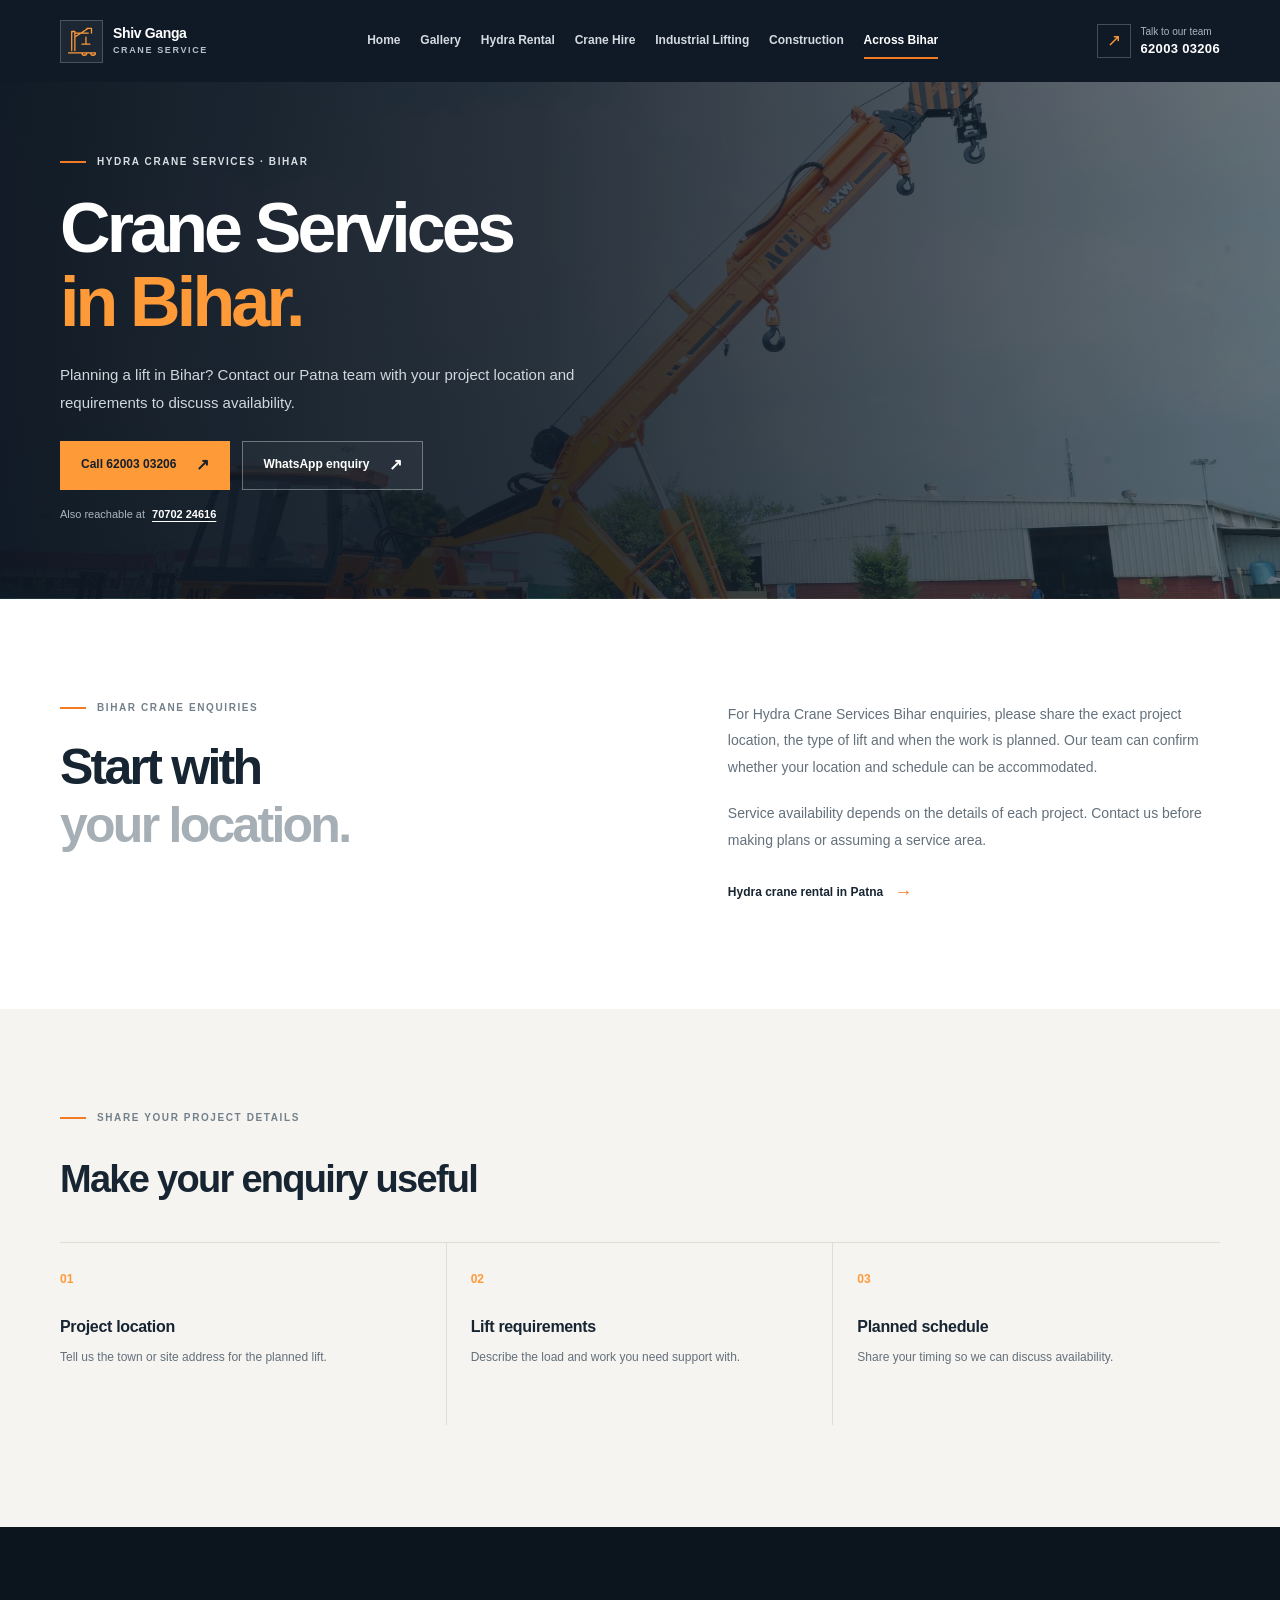
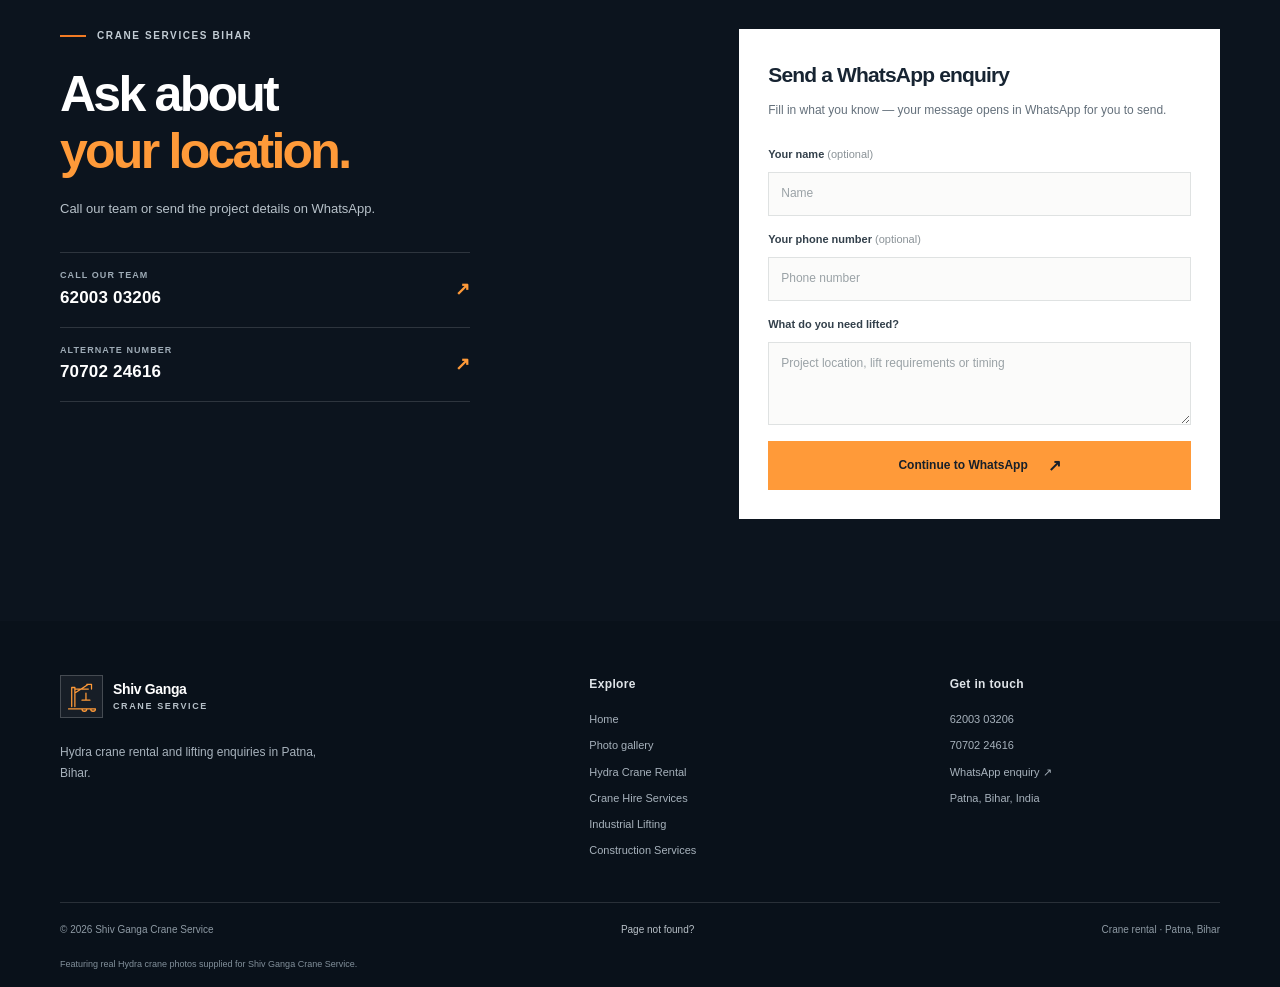
<file: crane-services-bihar.html>
<!doctype html>
<html lang="en-IN">
<head>
  <meta charset="utf-8"><meta name="viewport" content="width=device-width, initial-scale=1"><meta name="theme-color" content="#101a27">
  <meta name="description" content="Looking for crane service in Bihar? Contact Shiv Ganga Crane Service in Patna to discuss Hydra crane rental and project availability.">
  <meta property="og:type" content="website"><meta property="og:site_name" content="Shiv Ganga Crane Service"><meta property="og:title" content="Crane Services in Bihar | Shiv Ganga Crane Service"><meta property="og:description" content="Ask about Hydra crane rental and lifting support in Bihar. Contact Shiv Ganga Crane Service in Patna with your project details."><meta property="og:image" content="assets/ace-crane-35338100.webp">
  <link rel="canonical" href="https://a242465418-commits.github.io/patna-hydra-crane-rental/crane-services-bihar.html"><link rel="icon" href="favicon.png" type="image/png" sizes="48x48"><link rel="icon" href="favicon.ico" type="image/x-icon" sizes="16x16 32x32 48x48"><link rel="stylesheet" href="styles.css">
  <title>Crane Service in Bihar | Shiv Ganga Crane Service</title><script src="site.js" defer></script>
</head>
<body>
  <a class="skip-link" href="#main">Skip to content</a><header class="site-header"><div class="container header-inner"><a class="brand" href="index.html" aria-label="Shiv Ganga Crane Service home"><span class="brand-mark" aria-hidden="true"><svg viewBox="0 0 48 48"><path d="M7 39h34M11 36V12h4v24m0-22h17m-17 5 17-11m-2 0h6v6m-7 5v9m-5 0h10M8 39h8m7 0h18m-17 0a3 3 0 1 0 6 0m5 0a3 3 0 1 0 6 0"/></svg></span><span class="brand-copy"><strong>Shiv Ganga</strong><small>CRANE SERVICE</small></span></a><button class="menu-toggle" type="button" aria-expanded="false" aria-controls="primary-nav" aria-label="Open navigation"><span></span><span></span><span></span></button><nav class="primary-nav" id="primary-nav" aria-label="Main navigation"><a href="index.html">Home</a><a href="index.html#gallery">Gallery</a><a href="hydra-crane-rental-patna.html">Hydra Rental</a><a href="crane-hire-services-patna.html">Crane Hire</a><a href="industrial-lifting-services.html">Industrial Lifting</a><a href="construction-crane-services.html">Construction</a><a href="crane-services-bihar.html" aria-current="page">Across Bihar</a></nav><a class="header-call" href="tel:+916200303206"><span class="call-icon" aria-hidden="true">↗</span><span><small>Talk to our team</small><strong>62003 03206</strong></span></a></div></header>
  <main id="main"><section class="page-hero"><div class="page-hero-photo page-hero-photo-bihar" aria-hidden="true"></div><div class="container page-hero-inner"><p class="eyebrow"><span class="eyebrow-line"></span> HYDRA CRANE SERVICES · BIHAR</p><h1>Crane Services<br><span>in Bihar.</span></h1><p>Planning a lift in Bihar? Contact our Patna team with your project location and requirements to discuss availability.</p><div class="hero-actions"><a class="button button-orange" href="tel:+916200303206">Call 62003 03206 <span aria-hidden="true">↗</span></a><a class="button button-light-outline" href="https://wa.me/916200303206?text=Hello%2C%20I%27m%20enquiring%20about%20Hydra%20crane%20services%20in%20Bihar." target="_blank" rel="noopener noreferrer">WhatsApp enquiry <span aria-hidden="true">↗</span></a></div><p class="hero-note">Also reachable at <a href="tel:+917070224616">70702 24616</a></p></div></section>
    <section class="detail-section section-pad"><div class="container detail-layout"><div><p class="eyebrow eyebrow-dark"><span class="eyebrow-line"></span> BIHAR CRANE ENQUIRIES</p><h2>Start with<br><span>your location.</span></h2></div><div class="detail-copy"><p>For Hydra Crane Services Bihar enquiries, please share the exact project location, the type of lift and when the work is planned. Our team can confirm whether your location and schedule can be accommodated.</p><p>Service availability depends on the details of each project. Contact us before making plans or assuming a service area.</p><a class="text-link" href="hydra-crane-rental-patna.html">Hydra crane rental in Patna <span aria-hidden="true">→</span></a></div></div></section>
    <section class="info-band section-pad section-warm"><div class="container"><p class="eyebrow eyebrow-dark"><span class="eyebrow-line"></span> SHARE YOUR PROJECT DETAILS</p><h2>Make your enquiry useful</h2><div class="info-grid"><article><span>01</span><h3>Project location</h3><p>Tell us the town or site address for the planned lift.</p></article><article><span>02</span><h3>Lift requirements</h3><p>Describe the load and work you need support with.</p></article><article><span>03</span><h3>Planned schedule</h3><p>Share your timing so we can discuss availability.</p></article></div></div></section>
    <section class="contact-section section-pad" id="contact"><div class="container contact-layout"><div class="contact-copy"><p class="eyebrow"><span class="eyebrow-line"></span> CRANE SERVICES BIHAR</p><h2>Ask about<br><span>your location.</span></h2><p>Call our team or send the project details on WhatsApp.</p><div class="contact-phones"><a href="tel:+916200303206"><span>CALL OUR TEAM</span><strong>62003 03206</strong><b>↗</b></a><a href="tel:+917070224616"><span>ALTERNATE NUMBER</span><strong>70702 24616</strong><b>↗</b></a></div></div><form class="enquiry-form" id="enquiry-form"><h3>Send a WhatsApp enquiry</h3><p>Fill in what you know — your message opens in WhatsApp for you to send.</p><label for="enquiry-name">Your name <span>(optional)</span></label><input id="enquiry-name" name="name" type="text" autocomplete="name" placeholder="Name"><label for="enquiry-phone">Your phone number <span>(optional)</span></label><input id="enquiry-phone" name="phone" type="tel" autocomplete="tel" placeholder="Phone number"><label for="enquiry-message">What do you need lifted?</label><textarea id="enquiry-message" name="message" rows="3" required placeholder="Project location, lift requirements or timing"></textarea><button class="button button-orange form-submit" type="submit">Continue to WhatsApp <span aria-hidden="true">↗</span></button><p class="form-note" id="form-note" role="status" aria-live="polite"></p></form></div></section></main>
  <footer class="site-footer"><div class="container footer-main"><div class="footer-brand"><a class="brand" href="index.html"><span class="brand-mark" aria-hidden="true"><svg viewBox="0 0 48 48"><path d="M7 39h34M11 36V12h4v24m0-22h17m-17 5 17-11m-2 0h6v6m-7 5v9m-5 0h10M8 39h8m7 0h18m-17 0a3 3 0 1 0 6 0m5 0a3 3 0 1 0 6 0"/></svg></span><span class="brand-copy"><strong>Shiv Ganga</strong><small>CRANE SERVICE</small></span></a><p>Hydra crane rental and lifting enquiries in Patna, Bihar.</p></div><div class="footer-links"><h2>Explore</h2><a href="index.html">Home</a><a href="index.html#gallery">Photo gallery</a><a href="hydra-crane-rental-patna.html">Hydra Crane Rental</a><a href="crane-hire-services-patna.html">Crane Hire Services</a><a href="industrial-lifting-services.html">Industrial Lifting</a><a href="construction-crane-services.html">Construction Services</a></div><div class="footer-contact"><h2>Get in touch</h2><a href="tel:+916200303206">62003 03206</a><a href="tel:+917070224616">70702 24616</a><a href="https://wa.me/916200303206" target="_blank" rel="noopener noreferrer">WhatsApp enquiry <span aria-hidden="true">↗</span></a><span>Patna, Bihar, India</span></div></div><div class="container footer-bottom"><span>© <span data-year></span> Shiv Ganga Crane Service</span><a href="404.html">Page not found?</a><span>Crane rental · Patna, Bihar</span></div><div class="container image-credit">Featuring real Hydra crane photos supplied for Shiv Ganga Crane Service.</div></footer>
</body></html>
</file>
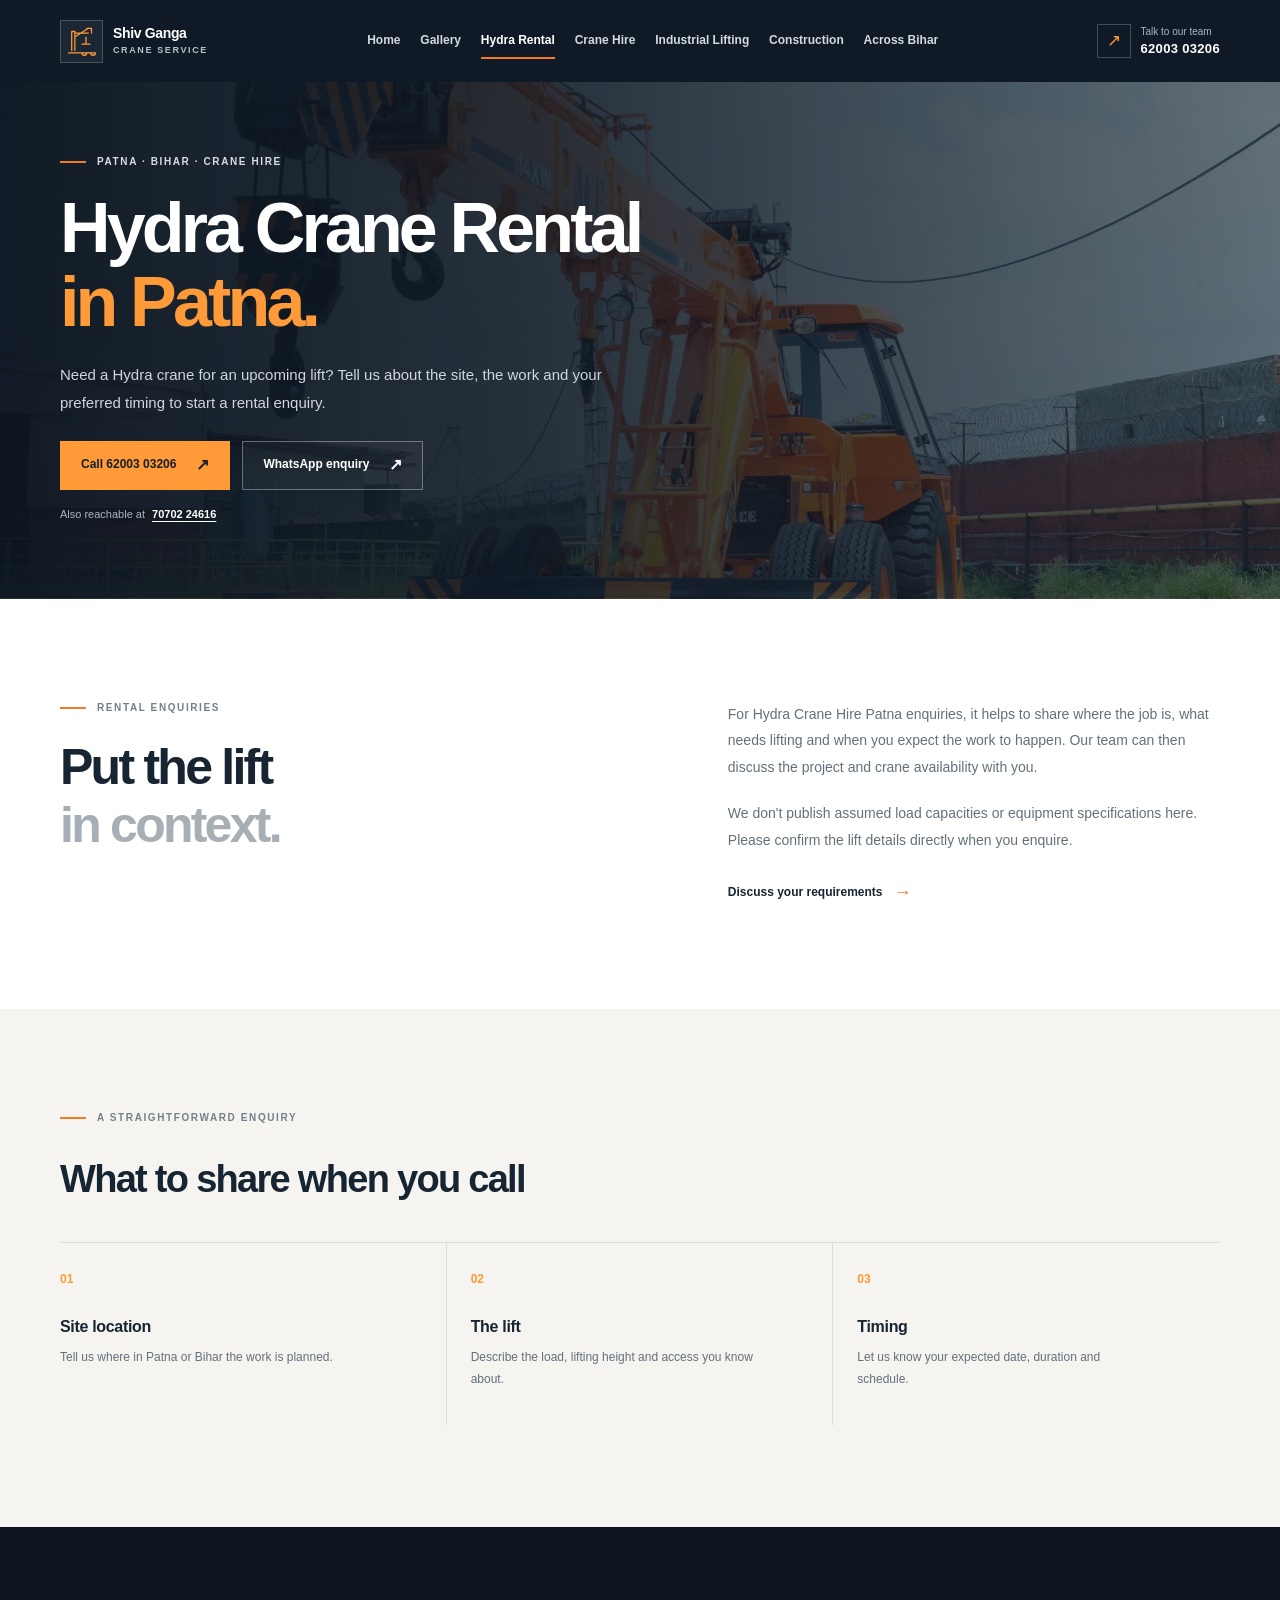
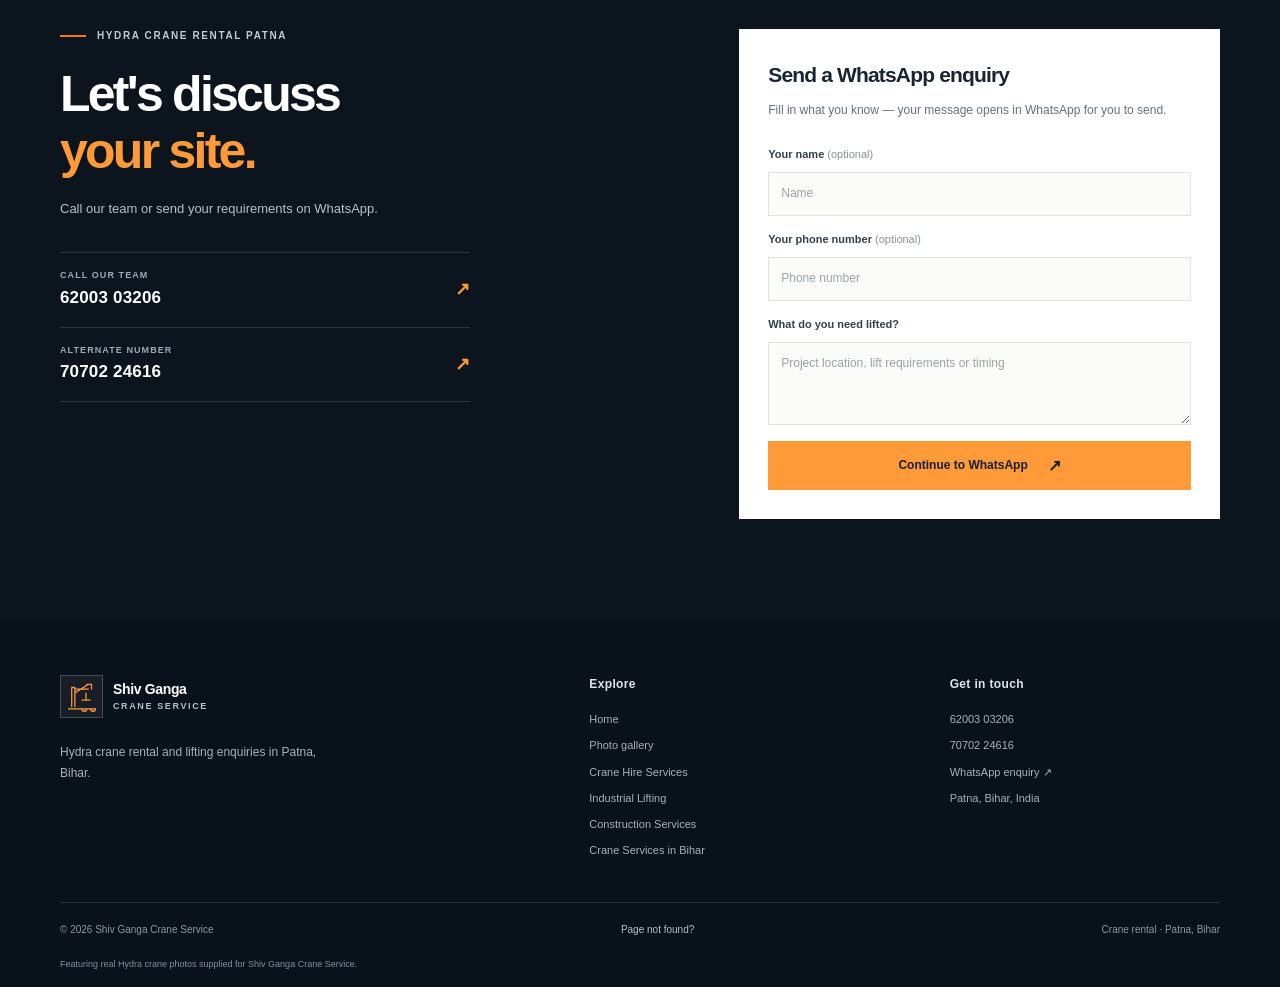
<file: hydra-crane-rental-patna.html>
<!doctype html>
<html lang="en-IN">
<head>
  <meta charset="utf-8"><meta name="viewport" content="width=device-width, initial-scale=1"><meta name="theme-color" content="#101a27">
  <meta name="description" content="Need Hydra crane rental in Patna? Contact Shiv Ganga Crane Service to discuss your lift, site location, schedule and availability.">
  <meta property="og:type" content="website"><meta property="og:site_name" content="Shiv Ganga Crane Service"><meta property="og:title" content="Hydra Crane Rental in Patna | Shiv Ganga Crane Service"><meta property="og:description" content="Discuss your Hydra crane hire requirements, site location and schedule with Shiv Ganga Crane Service in Patna, Bihar."><meta property="og:image" content="assets/ace-crane-35338098.webp">
  <link rel="canonical" href="https://a242465418-commits.github.io/patna-hydra-crane-rental/hydra-crane-rental-patna.html"><link rel="icon" href="favicon.png" type="image/png" sizes="48x48"><link rel="icon" href="favicon.ico" type="image/x-icon" sizes="16x16 32x32 48x48"><link rel="stylesheet" href="styles.css">
  <title>Hydra Crane Rental in Patna | Shiv Ganga Crane Service</title><script src="site.js" defer></script>
</head>
<body>
  <a class="skip-link" href="#main">Skip to content</a>
  <header class="site-header"><div class="container header-inner">
    <a class="brand" href="index.html" aria-label="Shiv Ganga Crane Service home"><span class="brand-mark" aria-hidden="true"><svg viewBox="0 0 48 48"><path d="M7 39h34M11 36V12h4v24m0-22h17m-17 5 17-11m-2 0h6v6m-7 5v9m-5 0h10M8 39h8m7 0h18m-17 0a3 3 0 1 0 6 0m5 0a3 3 0 1 0 6 0"/></svg></span><span class="brand-copy"><strong>Shiv Ganga</strong><small>CRANE SERVICE</small></span></a>
    <button class="menu-toggle" type="button" aria-expanded="false" aria-controls="primary-nav" aria-label="Open navigation"><span></span><span></span><span></span></button>
    <nav class="primary-nav" id="primary-nav" aria-label="Main navigation"><a href="index.html">Home</a><a href="index.html#gallery">Gallery</a><a href="hydra-crane-rental-patna.html" aria-current="page">Hydra Rental</a><a href="crane-hire-services-patna.html">Crane Hire</a><a href="industrial-lifting-services.html">Industrial Lifting</a><a href="construction-crane-services.html">Construction</a><a href="crane-services-bihar.html">Across Bihar</a></nav>
    <a class="header-call" href="tel:+916200303206"><span class="call-icon" aria-hidden="true">↗</span><span><small>Talk to our team</small><strong>62003 03206</strong></span></a>
  </div></header>
  <main id="main">
    <section class="page-hero"><div class="page-hero-photo page-hero-photo-rental" aria-hidden="true"></div><div class="container page-hero-inner"><p class="eyebrow"><span class="eyebrow-line"></span> PATNA · BIHAR · CRANE HIRE</p><h1>Hydra Crane Rental<br><span>in Patna.</span></h1><p>Need a Hydra crane for an upcoming lift? Tell us about the site, the work and your preferred timing to start a rental enquiry.</p><div class="hero-actions"><a class="button button-orange" href="tel:+916200303206">Call 62003 03206 <span aria-hidden="true">↗</span></a><a class="button button-light-outline" href="https://wa.me/916200303206?text=Hello%2C%20I%27m%20enquiring%20about%20Hydra%20Crane%20Rental%20in%20Patna." target="_blank" rel="noopener noreferrer">WhatsApp enquiry <span aria-hidden="true">↗</span></a></div><p class="hero-note">Also reachable at <a href="tel:+917070224616">70702 24616</a></p></div></section>
    <section class="detail-section section-pad"><div class="container detail-layout"><div><p class="eyebrow eyebrow-dark"><span class="eyebrow-line"></span> RENTAL ENQUIRIES</p><h2>Put the lift<br><span>in context.</span></h2></div><div class="detail-copy"><p>For Hydra Crane Hire Patna enquiries, it helps to share where the job is, what needs lifting and when you expect the work to happen. Our team can then discuss the project and crane availability with you.</p><p>We don't publish assumed load capacities or equipment specifications here. Please confirm the lift details directly when you enquire.</p><a class="text-link" href="#contact">Discuss your requirements <span aria-hidden="true">→</span></a></div></div></section>
    <section class="info-band section-pad section-warm"><div class="container"><p class="eyebrow eyebrow-dark"><span class="eyebrow-line"></span> A STRAIGHTFORWARD ENQUIRY</p><h2>What to share when you call</h2><div class="info-grid"><article><span>01</span><h3>Site location</h3><p>Tell us where in Patna or Bihar the work is planned.</p></article><article><span>02</span><h3>The lift</h3><p>Describe the load, lifting height and access you know about.</p></article><article><span>03</span><h3>Timing</h3><p>Let us know your expected date, duration and schedule.</p></article></div></div></section>
    <section class="contact-section section-pad" id="contact"><div class="container contact-layout"><div class="contact-copy"><p class="eyebrow"><span class="eyebrow-line"></span> HYDRA CRANE RENTAL PATNA</p><h2>Let's discuss<br><span>your site.</span></h2><p>Call our team or send your requirements on WhatsApp.</p><div class="contact-phones"><a href="tel:+916200303206"><span>CALL OUR TEAM</span><strong>62003 03206</strong><b>↗</b></a><a href="tel:+917070224616"><span>ALTERNATE NUMBER</span><strong>70702 24616</strong><b>↗</b></a></div></div><form class="enquiry-form" id="enquiry-form"><h3>Send a WhatsApp enquiry</h3><p>Fill in what you know — your message opens in WhatsApp for you to send.</p><label for="enquiry-name">Your name <span>(optional)</span></label><input id="enquiry-name" name="name" type="text" autocomplete="name" placeholder="Name"><label for="enquiry-phone">Your phone number <span>(optional)</span></label><input id="enquiry-phone" name="phone" type="tel" autocomplete="tel" placeholder="Phone number"><label for="enquiry-message">What do you need lifted?</label><textarea id="enquiry-message" name="message" rows="3" required placeholder="Project location, lift requirements or timing"></textarea><button class="button button-orange form-submit" type="submit">Continue to WhatsApp <span aria-hidden="true">↗</span></button><p class="form-note" id="form-note" role="status" aria-live="polite"></p></form></div></section>
  </main>
  <footer class="site-footer"><div class="container footer-main"><div class="footer-brand"><a class="brand" href="index.html"><span class="brand-mark" aria-hidden="true"><svg viewBox="0 0 48 48"><path d="M7 39h34M11 36V12h4v24m0-22h17m-17 5 17-11m-2 0h6v6m-7 5v9m-5 0h10M8 39h8m7 0h18m-17 0a3 3 0 1 0 6 0m5 0a3 3 0 1 0 6 0"/></svg></span><span class="brand-copy"><strong>Shiv Ganga</strong><small>CRANE SERVICE</small></span></a><p>Hydra crane rental and lifting enquiries in Patna, Bihar.</p></div><div class="footer-links"><h2>Explore</h2><a href="index.html">Home</a><a href="index.html#gallery">Photo gallery</a><a href="crane-hire-services-patna.html">Crane Hire Services</a><a href="industrial-lifting-services.html">Industrial Lifting</a><a href="construction-crane-services.html">Construction Services</a><a href="crane-services-bihar.html">Crane Services in Bihar</a></div><div class="footer-contact"><h2>Get in touch</h2><a href="tel:+916200303206">62003 03206</a><a href="tel:+917070224616">70702 24616</a><a href="https://wa.me/916200303206" target="_blank" rel="noopener noreferrer">WhatsApp enquiry <span aria-hidden="true">↗</span></a><span>Patna, Bihar, India</span></div></div><div class="container footer-bottom"><span>© <span data-year></span> Shiv Ganga Crane Service</span><a href="404.html">Page not found?</a><span>Crane rental · Patna, Bihar</span></div><div class="container image-credit">Featuring real Hydra crane photos supplied for Shiv Ganga Crane Service.</div></footer>
</body>
</html>
</file>
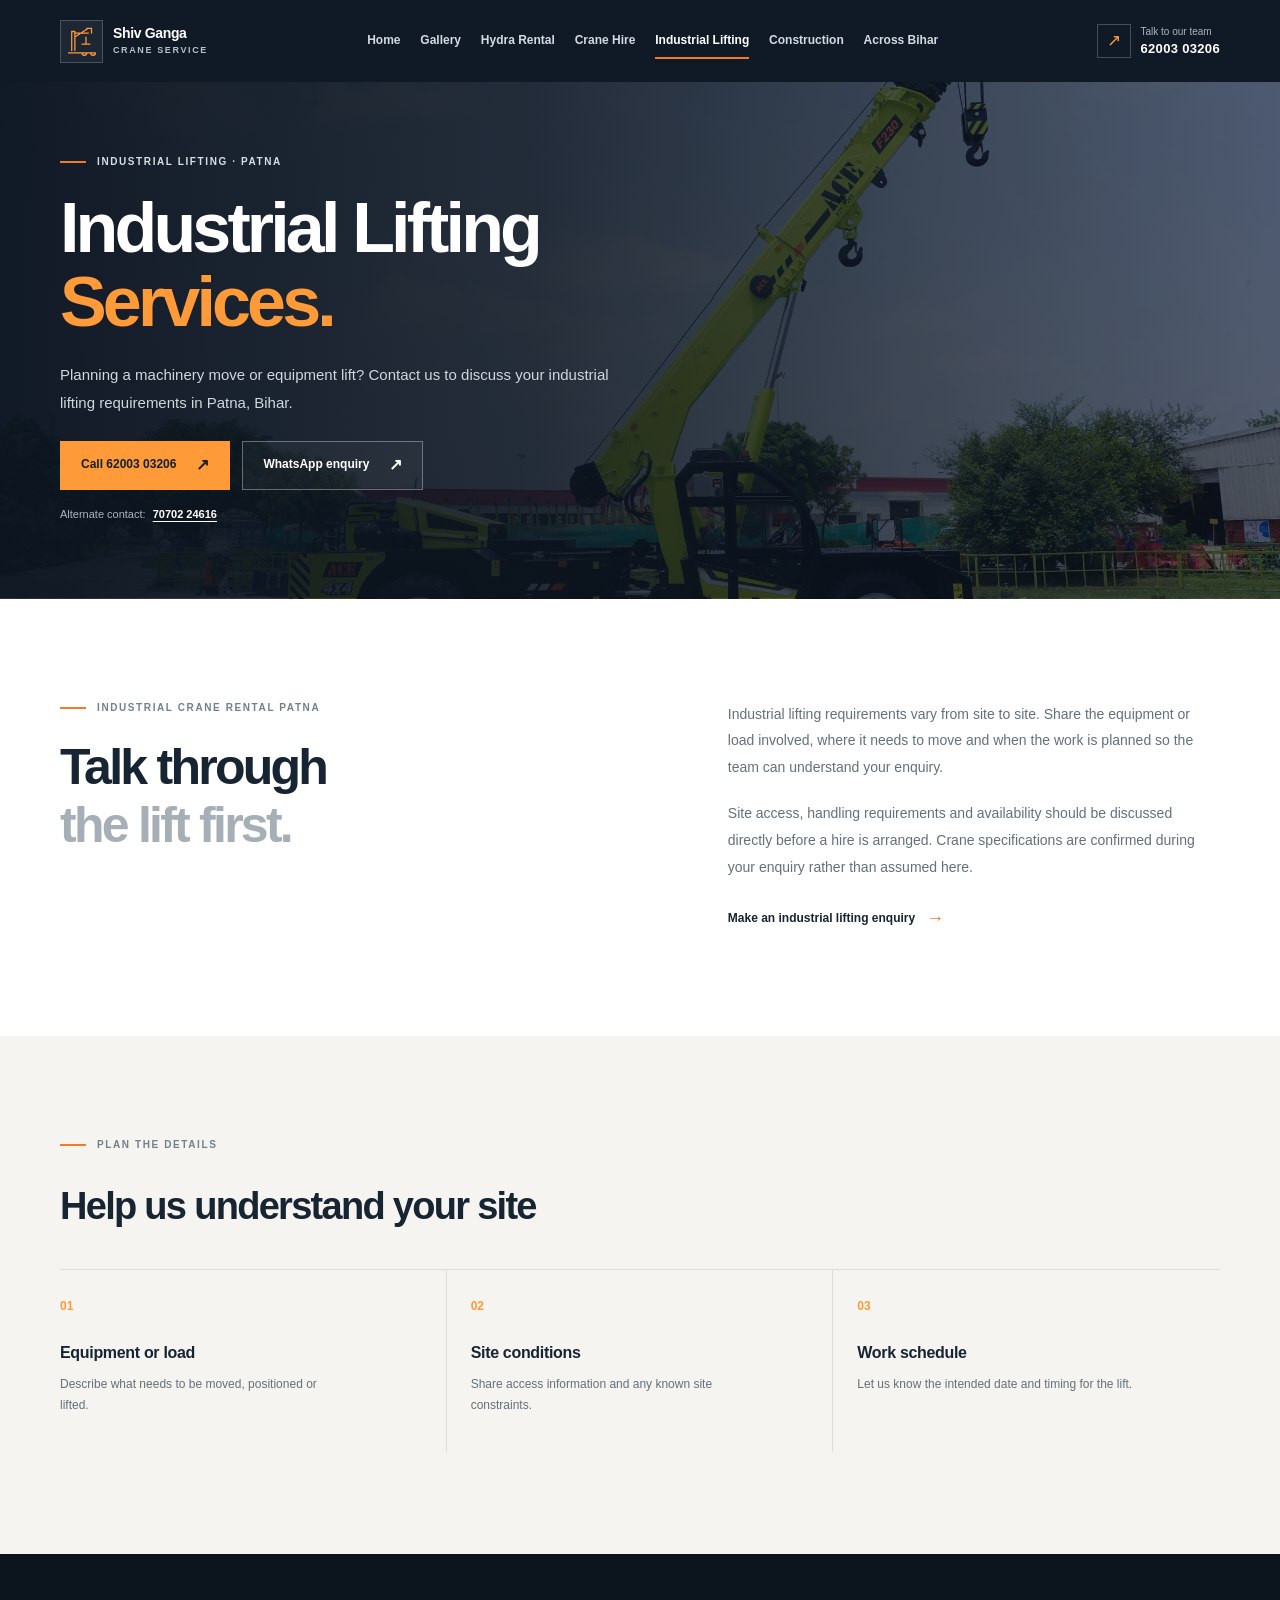
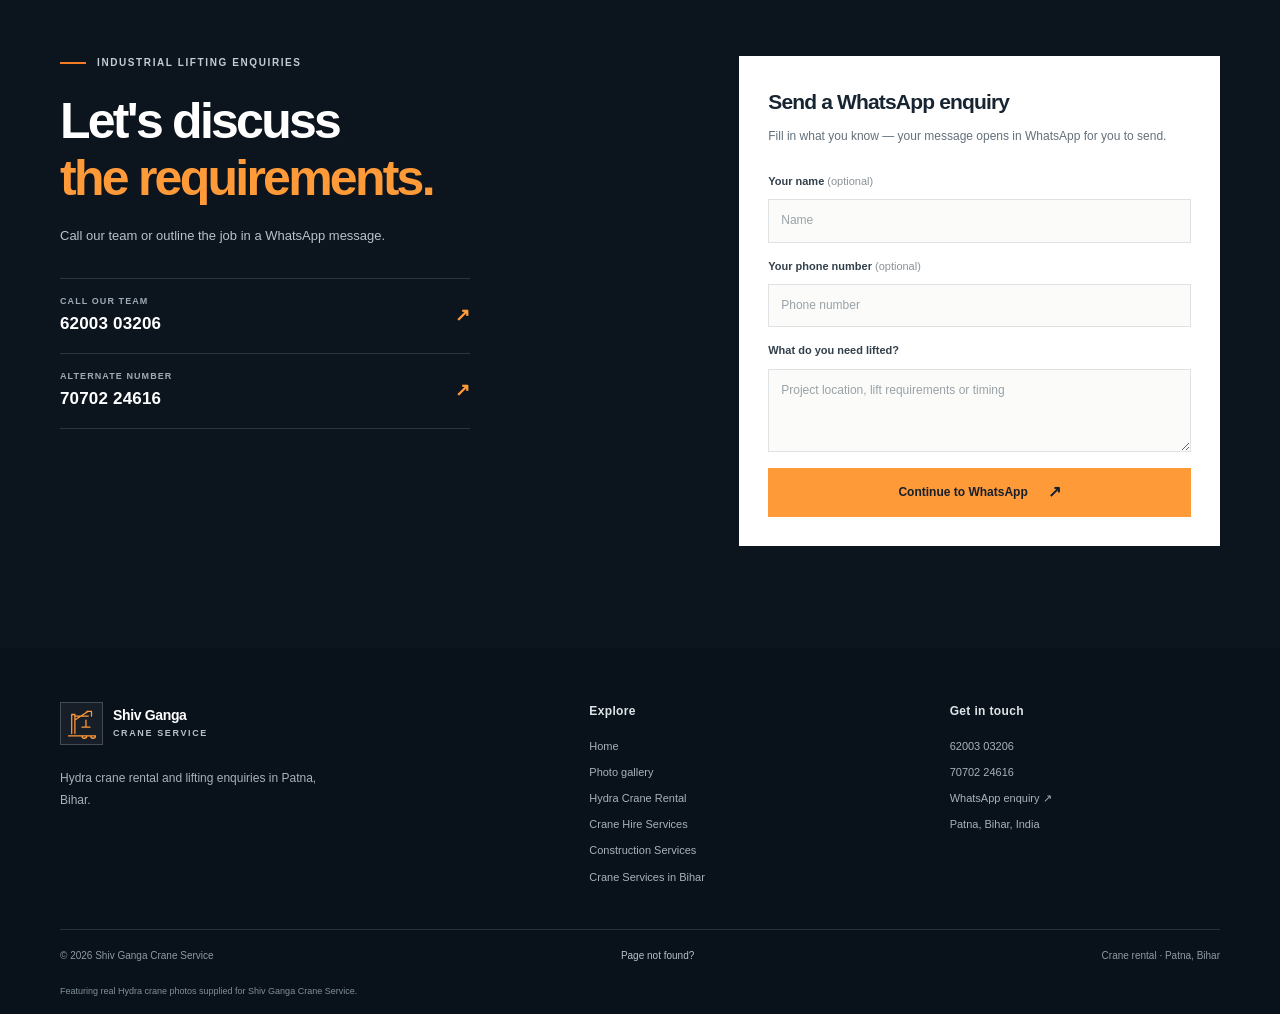
<file: industrial-lifting-services.html>
<!doctype html>
<html lang="en-IN">
<head>
  <meta charset="utf-8"><meta name="viewport" content="width=device-width, initial-scale=1"><meta name="theme-color" content="#101a27">
  <meta name="description" content="Discuss industrial crane service and machinery lifting in Patna, Bihar with Shiv Ganga Crane Service. Share your equipment, site and timing.">
  <meta property="og:type" content="website"><meta property="og:site_name" content="Shiv Ganga Crane Service"><meta property="og:title" content="Industrial Lifting Services in Patna | Shiv Ganga Crane Service"><meta property="og:description" content="Industrial lifting and crane hire enquiries in Patna, Bihar. Talk with Shiv Ganga Crane Service about your equipment and site."><meta property="og:image" content="assets/ace-crane-35693096.webp">
  <link rel="canonical" href="https://a242465418-commits.github.io/patna-hydra-crane-rental/industrial-lifting-services.html"><link rel="icon" href="favicon.png" type="image/png" sizes="48x48"><link rel="icon" href="favicon.ico" type="image/x-icon" sizes="16x16 32x32 48x48"><link rel="stylesheet" href="styles.css">
  <title>Industrial Lifting in Patna | Shiv Ganga Crane Service</title><script src="site.js" defer></script>
</head>
<body>
  <a class="skip-link" href="#main">Skip to content</a><header class="site-header"><div class="container header-inner"><a class="brand" href="index.html" aria-label="Shiv Ganga Crane Service home"><span class="brand-mark" aria-hidden="true"><svg viewBox="0 0 48 48"><path d="M7 39h34M11 36V12h4v24m0-22h17m-17 5 17-11m-2 0h6v6m-7 5v9m-5 0h10M8 39h8m7 0h18m-17 0a3 3 0 1 0 6 0m5 0a3 3 0 1 0 6 0"/></svg></span><span class="brand-copy"><strong>Shiv Ganga</strong><small>CRANE SERVICE</small></span></a><button class="menu-toggle" type="button" aria-expanded="false" aria-controls="primary-nav" aria-label="Open navigation"><span></span><span></span><span></span></button><nav class="primary-nav" id="primary-nav" aria-label="Main navigation"><a href="index.html">Home</a><a href="index.html#gallery">Gallery</a><a href="hydra-crane-rental-patna.html">Hydra Rental</a><a href="crane-hire-services-patna.html">Crane Hire</a><a href="industrial-lifting-services.html" aria-current="page">Industrial Lifting</a><a href="construction-crane-services.html">Construction</a><a href="crane-services-bihar.html">Across Bihar</a></nav><a class="header-call" href="tel:+916200303206"><span class="call-icon" aria-hidden="true">↗</span><span><small>Talk to our team</small><strong>62003 03206</strong></span></a></div></header>
  <main id="main"><section class="page-hero"><div class="page-hero-photo page-hero-photo-industrial" aria-hidden="true"></div><div class="container page-hero-inner"><p class="eyebrow"><span class="eyebrow-line"></span> INDUSTRIAL LIFTING · PATNA</p><h1>Industrial Lifting<br><span>Services.</span></h1><p>Planning a machinery move or equipment lift? Contact us to discuss your industrial lifting requirements in Patna, Bihar.</p><div class="hero-actions"><a class="button button-orange" href="tel:+916200303206">Call 62003 03206 <span aria-hidden="true">↗</span></a><a class="button button-light-outline" href="https://wa.me/916200303206?text=Hello%2C%20I%27m%20enquiring%20about%20industrial%20lifting%20services%20in%20Patna." target="_blank" rel="noopener noreferrer">WhatsApp enquiry <span aria-hidden="true">↗</span></a></div><p class="hero-note">Alternate contact: <a href="tel:+917070224616">70702 24616</a></p></div></section>
    <section class="detail-section section-pad"><div class="container detail-layout"><div><p class="eyebrow eyebrow-dark"><span class="eyebrow-line"></span> INDUSTRIAL CRANE RENTAL PATNA</p><h2>Talk through<br><span>the lift first.</span></h2></div><div class="detail-copy"><p>Industrial lifting requirements vary from site to site. Share the equipment or load involved, where it needs to move and when the work is planned so the team can understand your enquiry.</p><p>Site access, handling requirements and availability should be discussed directly before a hire is arranged. Crane specifications are confirmed during your enquiry rather than assumed here.</p><a class="text-link" href="#contact">Make an industrial lifting enquiry <span aria-hidden="true">→</span></a></div></div></section>
    <section class="info-band section-pad section-warm"><div class="container"><p class="eyebrow eyebrow-dark"><span class="eyebrow-line"></span> PLAN THE DETAILS</p><h2>Help us understand your site</h2><div class="info-grid"><article><span>01</span><h3>Equipment or load</h3><p>Describe what needs to be moved, positioned or lifted.</p></article><article><span>02</span><h3>Site conditions</h3><p>Share access information and any known site constraints.</p></article><article><span>03</span><h3>Work schedule</h3><p>Let us know the intended date and timing for the lift.</p></article></div></div></section>
    <section class="contact-section section-pad" id="contact"><div class="container contact-layout"><div class="contact-copy"><p class="eyebrow"><span class="eyebrow-line"></span> INDUSTRIAL LIFTING ENQUIRIES</p><h2>Let's discuss<br><span>the requirements.</span></h2><p>Call our team or outline the job in a WhatsApp message.</p><div class="contact-phones"><a href="tel:+916200303206"><span>CALL OUR TEAM</span><strong>62003 03206</strong><b>↗</b></a><a href="tel:+917070224616"><span>ALTERNATE NUMBER</span><strong>70702 24616</strong><b>↗</b></a></div></div><form class="enquiry-form" id="enquiry-form"><h3>Send a WhatsApp enquiry</h3><p>Fill in what you know — your message opens in WhatsApp for you to send.</p><label for="enquiry-name">Your name <span>(optional)</span></label><input id="enquiry-name" name="name" type="text" autocomplete="name" placeholder="Name"><label for="enquiry-phone">Your phone number <span>(optional)</span></label><input id="enquiry-phone" name="phone" type="tel" autocomplete="tel" placeholder="Phone number"><label for="enquiry-message">What do you need lifted?</label><textarea id="enquiry-message" name="message" rows="3" required placeholder="Project location, lift requirements or timing"></textarea><button class="button button-orange form-submit" type="submit">Continue to WhatsApp <span aria-hidden="true">↗</span></button><p class="form-note" id="form-note" role="status" aria-live="polite"></p></form></div></section></main>
  <footer class="site-footer"><div class="container footer-main"><div class="footer-brand"><a class="brand" href="index.html"><span class="brand-mark" aria-hidden="true"><svg viewBox="0 0 48 48"><path d="M7 39h34M11 36V12h4v24m0-22h17m-17 5 17-11m-2 0h6v6m-7 5v9m-5 0h10M8 39h8m7 0h18m-17 0a3 3 0 1 0 6 0m5 0a3 3 0 1 0 6 0"/></svg></span><span class="brand-copy"><strong>Shiv Ganga</strong><small>CRANE SERVICE</small></span></a><p>Hydra crane rental and lifting enquiries in Patna, Bihar.</p></div><div class="footer-links"><h2>Explore</h2><a href="index.html">Home</a><a href="index.html#gallery">Photo gallery</a><a href="hydra-crane-rental-patna.html">Hydra Crane Rental</a><a href="crane-hire-services-patna.html">Crane Hire Services</a><a href="construction-crane-services.html">Construction Services</a><a href="crane-services-bihar.html">Crane Services in Bihar</a></div><div class="footer-contact"><h2>Get in touch</h2><a href="tel:+916200303206">62003 03206</a><a href="tel:+917070224616">70702 24616</a><a href="https://wa.me/916200303206" target="_blank" rel="noopener noreferrer">WhatsApp enquiry <span aria-hidden="true">↗</span></a><span>Patna, Bihar, India</span></div></div><div class="container footer-bottom"><span>© <span data-year></span> Shiv Ganga Crane Service</span><a href="404.html">Page not found?</a><span>Crane rental · Patna, Bihar</span></div><div class="container image-credit">Featuring real Hydra crane photos supplied for Shiv Ganga Crane Service.</div></footer>
</body></html>
</file>
<file: styles.css>
:root {
  color-scheme: light;
  --navy: #101a27;
  --navy-deep: #0c141e;
  --navy-mid: #1c2a39;
  --orange: #f27b24;
  --orange-light: #ff9a39;
  --ink: #172432;
  --muted: #64707b;
  --paper: #fff;
  --warm: #f5f4f0;
  --line: #e4e6e4;
  --display: "Segoe UI", "Arial", sans-serif;
  --body: "Segoe UI", "Arial", sans-serif;
}

* { box-sizing: border-box; }
html { scroll-behavior: smooth; scroll-padding-top: 92px; }
body { margin: 0; color: var(--ink); background: var(--paper); font-family: var(--body); font-size: 15px; line-height: 1.65; -webkit-font-smoothing: antialiased; }
img, svg { display: block; max-width: 100%; }
a { color: inherit; }
button, input, textarea { font: inherit; }
button, a { -webkit-tap-highlight-color: transparent; }
a:focus-visible, button:focus-visible, input:focus-visible, textarea:focus-visible { outline: 3px solid #ffab4b; outline-offset: 3px; }
.container { width: min(1160px, calc(100% - 48px)); margin-inline: auto; }
.skip-link { position: fixed; z-index: 20; top: 10px; left: 10px; padding: 10px 16px; color: var(--navy); background: white; transform: translateY(-160%); }
.skip-link:focus { transform: translateY(0); }

.site-header { position: relative; z-index: 5; color: white; background: var(--navy); }
.header-inner { min-height: 82px; display: flex; align-items: center; justify-content: space-between; gap: 25px; }
.brand { display: inline-flex; flex: 0 0 auto; align-items: center; gap: 10px; color: white; text-decoration: none; }
.brand-mark { display: grid; width: 43px; height: 43px; place-items: center; border: 1px solid rgba(255,255,255,.2); background: rgba(255,255,255,.055); }
.brand-mark svg { width: 38px; height: 38px; fill: none; stroke: var(--orange-light); stroke-linecap: round; stroke-linejoin: round; stroke-width: 1.6; }
.brand-copy { display: grid; line-height: 1.1; }
.brand-copy strong { font-family: var(--display); font-size: 14px; letter-spacing: -.025em; }
.brand-copy small { margin-top: 5px; color: #b6c0c8; font-size: 9px; font-weight: 600; letter-spacing: .18em; }
.primary-nav { display: flex; align-items: center; justify-content: center; gap: clamp(13px, 1.55vw, 23px); }
.primary-nav a { position: relative; padding-block: 9px; color: #d3dae0; font-size: 12px; font-weight: 600; text-decoration: none; white-space: nowrap; transition: color .2s ease; }
.primary-nav a:hover, .primary-nav a[aria-current="page"] { color: white; }
.primary-nav a[aria-current="page"]::after { position: absolute; right: 0; bottom: 1px; left: 0; height: 2px; background: var(--orange); content: ""; }
.header-call { display: flex; align-items: center; gap: 9px; color: white; text-decoration: none; white-space: nowrap; }
.call-icon { display: grid; width: 34px; height: 34px; place-items: center; color: var(--orange-light); border: 1px solid rgba(255,255,255,.22); font-size: 17px; }
.header-call span:last-child { display: grid; line-height: 1.2; }
.header-call small { color: #aab5bf; font-size: 10px; }
.header-call strong { margin-top: 3px; font-family: var(--display); font-size: 13px; letter-spacing: .025em; }
.menu-toggle { display: none; }

.hero { position: relative; overflow: hidden; min-height: 640px; color: white; background: var(--navy); isolation: isolate; }
.hero-photo { position: absolute; z-index: -2; inset: 0 0 0 27%; background: linear-gradient(90deg, var(--navy) 0%, rgba(16,26,39,.88) 17%, rgba(16,26,39,.35) 61%, rgba(16,26,39,.48) 100%), linear-gradient(0deg, rgba(10,17,26,.42), transparent 60%), url("assets/ace-crane-29492013.webp") center 48% / cover no-repeat; opacity: .7; }
.hero-layout { position: relative; display: grid; min-height: 582px; grid-template-columns: .92fr 1.08fr; align-items: center; }
.hero-copy { z-index: 1; padding-block: 79px 87px; }
.eyebrow { display: flex; align-items: center; gap: 11px; margin: 0 0 23px; color: #d8dee3; font-size: 10px; font-weight: 700; letter-spacing: .16em; line-height: 1.4; }
.eyebrow-dark { color: #73808a; }
.eyebrow-line { display: inline-block; width: 26px; height: 2px; flex: 0 0 auto; background: var(--orange); }
h1, h2, h3, p { margin-top: 0; }
h1, h2 { font-family: var(--display); font-weight: 700; letter-spacing: -.055em; }
.hero h1, .page-hero h1, .not-found h1 { margin-bottom: 22px; font-size: clamp(44px, 5.7vw, 76px); line-height: 1.05; }
.hero h1 { font-size: clamp(44px, 4.1vw, 58px); }
.hero h1 span, .page-hero h1 span, .feature h2 span, .contact-copy h2 span, .not-found h1 span { color: var(--orange-light); }
.hero-availability { display: inline-flex; max-width: 100%; align-items: center; gap: 9px; margin-bottom: 22px; padding: 9px 13px; border: 1px solid rgba(242,193,94,.42); border-radius: 999px; color: #f2c15e; background: rgba(242,193,94,.08); text-decoration: none; transition: background .2s ease, border-color .2s ease, transform .2s ease; }
.hero-availability:hover { border-color: #f2c15e; background: rgba(242,193,94,.15); transform: translateY(-1px); }
.hero-availability-dot { width: 7px; height: 7px; flex: 0 0 auto; border-radius: 50%; background: #f2c15e; box-shadow: 0 0 10px rgba(242,193,94,.75); }
.hero-availability strong { font-family: var(--display); font-size: 13px; line-height: 1; }
.hero-availability > span:not(.hero-availability-dot):not(.hero-availability-arrow) { color: #e4e9ef; font-size: 9px; font-weight: 700; letter-spacing: .1em; }
.hero-availability-arrow { font-size: 13px; line-height: 1; }
.hero-lede { max-width: 485px; margin-bottom: 28px; color: #d1d8df; font-size: 15px; line-height: 1.85; }
.hero-actions { display: flex; flex-wrap: wrap; align-items: center; gap: 12px; }
.button { display: inline-flex; min-height: 49px; align-items: center; justify-content: center; gap: 20px; padding: 0 20px; border: 1px solid transparent; font-size: 12px; font-weight: 700; text-decoration: none; transition: background .2s ease, color .2s ease, border-color .2s ease, transform .2s ease; }
.button:hover { transform: translateY(-2px); }
.button span { font-size: 16px; }
.button-orange { color: #17202a; background: var(--orange-light); }
.button-orange:hover { background: #ffb353; }
.button-light-outline { color: white; border-color: rgba(255,255,255,.34); background: rgba(255,255,255,.035); }
.button-light-outline:hover { border-color: white; background: rgba(255,255,255,.1); }
.hero-note { margin: 17px 0 0; color: #aab5bf; font-size: 11px; }
.hero-note a { margin-left: 4px; color: white; font-weight: 700; text-underline-offset: 3px; }
.hero-visual { position: relative; align-self: stretch; display: flex; align-items: center; justify-content: center; min-width: 0; margin: 0; padding: 64px 0 54px 15px; }
.hero-business-photo { width: 100%; max-height: 430px; aspect-ratio: 1.45; border: 1px solid rgba(255,255,255,.3); object-fit: cover; object-position: center; box-shadow: 0 24px 60px rgba(0,0,0,.32); animation: photo-in .8s ease-out both; }
@keyframes photo-in { from { opacity: 0; transform: translateY(14px); } to { opacity: 1; transform: translateY(0); } }
.visual-stamp { position: absolute; top: 84px; right: 18px; display: flex; align-items: center; gap: 8px; padding: 9px 13px; border: 1px solid rgba(255,255,255,.32); color: #fff; background: rgba(15,25,37,.78); font-size: 9px; font-weight: 700; letter-spacing: .12em; }
.stamp-dot, .image-label-dot { width: 7px; height: 7px; border-radius: 50%; background: var(--orange); }
.visual-caption { position: absolute; right: 18px; bottom: 77px; display: flex; align-items: center; gap: 10px; padding: 8px 11px; color: #e7e9eb; background: rgba(12,20,30,.82); font-size: 10px; letter-spacing: .04em; }
.visual-caption span { color: var(--orange-light); font-family: var(--display); font-size: 19px; font-weight: 800; }
.hero-bottom { position: absolute; right: 0; bottom: 0; left: 0; border-top: 1px solid rgba(255,255,255,.12); }
.hero-bottom-inner { display: flex; min-height: 57px; align-items: center; gap: 22px; color: #c4cbd2; font-size: 9px; font-weight: 700; letter-spacing: .15em; }
.hero-bottom-rule { width: 32px; height: 1px; background: var(--orange); opacity: .8; }

.section-pad { padding-block: 102px; }
.intro-layout, .detail-layout { display: grid; grid-template-columns: 1.08fr .92fr; align-items: center; gap: 90px; }
.intro h2, .section-heading h2, .detail-layout h2, .area h2 { margin-bottom: 0; font-size: clamp(34px, 4vw, 50px); line-height: 1.16; }
.intro h2 span, .section-heading h2 span, .detail-layout h2 span, .area h2 span { color: #a5afb5; }
.intro-copy p, .detail-copy p, .area-copy p { margin-bottom: 20px; color: var(--muted); line-height: 1.9; }
.text-link { display: inline-flex; align-items: center; gap: 11px; color: var(--ink); font-size: 12px; font-weight: 700; text-decoration: none; }
.text-link span { color: var(--orange); font-size: 18px; transition: transform .2s; }
.text-link:hover span { transform: translateX(4px); }
.section-warm { background: var(--warm); }
.section-heading { display: flex; align-items: end; justify-content: space-between; gap: 40px; margin-bottom: 42px; }
.section-heading .eyebrow { margin-bottom: 17px; }
.section-heading > p { max-width: 370px; margin: 0 0 5px; color: var(--muted); font-size: 13px; line-height: 1.9; }
.service-grid { display: grid; grid-template-columns: repeat(3, 1fr); gap: 17px; }
.service-card { position: relative; display: flex; min-height: 390px; flex-direction: column; overflow: hidden; border: 1px solid #e6e5df; background: white; text-decoration: none; transition: transform .22s ease, border-color .22s ease, box-shadow .22s ease; }
.service-card:hover { transform: translateY(-5px); border-color: #ecc08e; box-shadow: 0 15px 34px rgba(34,42,49,.08); }
.service-card-image { width: 100%; height: 190px; flex: 0 0 auto; object-fit: cover; transition: transform .35s ease; }
.service-card:hover .service-card-image { transform: scale(1.035); }
.service-card-content { position: relative; display: flex; flex: 1; flex-direction: column; padding: 20px 22px 18px; }
.card-number { color: #8d969b; font-size: 9px; font-weight: 700; letter-spacing: .13em; }
.card-icon { position: absolute; top: 13px; right: 17px; display: grid; width: 34px; height: 34px; place-items: center; color: var(--orange); border: 1px solid #ece9e2; background: white; font-size: 15px; }
.service-card h3 { margin: 21px 0 8px; font-family: var(--display); font-size: 18px; letter-spacing: -.04em; }
.service-card p { margin-bottom: 20px; color: var(--muted); font-size: 12px; line-height: 1.85; }
.card-link { display: flex; align-items: center; justify-content: space-between; margin-top: auto; padding-top: 12px; border-top: 1px solid #ecebe6; color: var(--ink); font-size: 11px; font-weight: 700; }
.card-link b { color: var(--orange); font-size: 16px; }

.project-gallery { background: white; }
.gallery-heading { display: flex; align-items: end; justify-content: space-between; gap: 40px; margin-bottom: 35px; }
.gallery-heading .eyebrow { margin-bottom: 17px; }
.gallery-heading h2 { margin: 0; font-size: clamp(34px, 4vw, 48px); line-height: 1.15; }
.gallery-heading h2 span { color: #a5afb5; }
.gallery-heading > p { max-width: 370px; margin: 0 0 4px; color: var(--muted); font-size: 13px; line-height: 1.9; }
.gallery-grid { display: grid; grid-template-columns: repeat(3, minmax(0, 1fr)); grid-auto-rows: clamp(180px, 18vw, 230px); gap: 18px; }
.gallery-item { position: relative; min-width: 0; height: 100%; overflow: hidden; margin: 0; background: var(--navy); }
.gallery-item-featured { grid-column: span 2; grid-row: span 1; }
.gallery-item img { width: 100%; height: 100%; object-fit: cover; transition: transform .45s ease; }
.gallery-item:hover img { transform: scale(1.035); }
.gallery-item::after { position: absolute; inset: 45% 0 0; background: linear-gradient(0deg, rgba(8,15,23,.85), transparent); content: ""; pointer-events: none; }
.gallery-item figcaption { position: absolute; z-index: 1; right: 20px; bottom: 18px; left: 20px; display: flex; align-items: center; justify-content: space-between; gap: 15px; color: white; }
.gallery-item figcaption span { color: #ffd2a3; font-size: 9px; font-weight: 700; letter-spacing: .12em; }
.gallery-item figcaption strong { font-family: var(--display); font-size: 14px; }

.feature { background: var(--navy); color: white; }
.feature-layout { display: grid; grid-template-columns: 1.04fr .96fr; align-items: center; gap: 92px; }
.feature-image-wrap { position: relative; min-height: 430px; }
.feature-image-wrap img { position: absolute; inset: 0; width: 100%; height: 100%; object-fit: cover; }
.feature-image-wrap::after { position: absolute; inset: 0; background: linear-gradient(0deg, rgba(13,22,32,.7), transparent 43%); content: ""; }
.image-label { position: absolute; z-index: 1; bottom: 22px; left: 22px; display: flex; align-items: center; gap: 9px; color: white; font-size: 9px; font-weight: 700; letter-spacing: .13em; }
.feature-copy .eyebrow, .contact-copy .eyebrow { color: #c2ccd4; }
.feature h2, .contact-copy h2 { margin-bottom: 17px; font-size: clamp(36px, 4vw, 50px); line-height: 1.14; }
.feature-copy > p:not(.eyebrow), .contact-copy > p:not(.eyebrow) { max-width: 460px; margin-bottom: 24px; color: #b8c2ca; font-size: 13px; line-height: 1.9; }
.check-list { display: grid; gap: 0; margin: 0 0 26px; padding: 0; list-style: none; }
.check-list li { display: flex; align-items: center; gap: 15px; padding: 12px 0; border-bottom: 1px solid rgba(255,255,255,.13); color: #e4e8ec; font-size: 12px; }
.check-list li span { color: var(--orange-light); font-family: var(--display); font-size: 11px; font-weight: 700; }

.section-navy { color: white; background: #172434; }
.section-heading-light .eyebrow { color: #b9c3cb; }
.section-heading-light h2 span { color: #8e9ba7; }
.section-heading-light > p { color: #b5c0ca; }
.application-grid { display: grid; grid-template-columns: repeat(4, 1fr); border-top: 1px solid rgba(255,255,255,.15); border-bottom: 1px solid rgba(255,255,255,.15); }
.application-item { min-height: 186px; padding: 25px 23px; border-right: 1px solid rgba(255,255,255,.15); }
.application-item:first-child { padding-left: 0; }
.application-item:last-child { border-right: 0; }
.application-item > span, .info-grid article > span { color: var(--orange-light); font-family: var(--display); font-size: 12px; font-weight: 800; }
.application-item h3, .info-grid h3 { margin: 27px 0 7px; font-family: var(--display); font-size: 16px; letter-spacing: -.02em; }
.application-item p { max-width: 220px; margin: 0; color: #b0bac4; font-size: 11px; line-height: 1.8; }
.client-reviews { background: var(--warm); }
.reviews-grid { display: grid; grid-template-columns: 1.04fr .96fr; gap: 18px; }
.review-card, .review-guidelines { min-width: 0; padding: 32px; border: 1px solid #e2e2dc; }
.review-card { background: white; }
.review-card-top { display: flex; align-items: center; justify-content: space-between; gap: 14px; margin-bottom: 30px; }
.review-stars { color: #c99a42; font-size: 28px; letter-spacing: .12em; line-height: 1; }
.review-status { color: #69747d; font-size: 9px; font-weight: 700; letter-spacing: .1em; }
.review-card h3, .review-guidelines h3 { margin: 0 0 12px; font-family: var(--display); font-size: 21px; letter-spacing: -.03em; line-height: 1.25; }
.review-card > p { max-width: 510px; margin: 0; color: var(--muted); font-size: 13px; line-height: 1.8; }
.review-guidelines { display: flex; flex-direction: column; align-items: flex-start; color: white; border-color: var(--navy); background: var(--navy); }
.review-guidelines .eyebrow { margin-bottom: 20px; }
.review-guidelines h3 { font-size: 25px; }
.review-guidelines > p:not(.eyebrow) { max-width: 420px; margin-bottom: 25px; color: #b8c2ca; font-size: 13px; line-height: 1.8; }
.review-link-note { display: flex; width: 100%; flex-direction: column; gap: 6px; margin-top: auto; padding-top: 16px; border-top: 1px solid rgba(255,255,255,.15); }
.review-link-note span { color: #f2c15e; font-size: 9px; font-weight: 700; letter-spacing: .12em; }
.review-link-note strong { color: #e4e8ec; font-size: 12px; font-weight: 600; }
.area-layout { display: grid; grid-template-columns: 1fr 1fr auto; align-items: center; gap: 55px; }
.area-copy { max-width: 430px; }
.area-copy p { margin-bottom: 14px; }
.area-mark { position: relative; display: flex; width: 122px; height: 122px; flex-direction: column; align-items: center; justify-content: center; gap: 3px; border: 1px solid #dfe1dc; color: var(--ink); font-family: var(--display); font-size: 11px; font-weight: 800; letter-spacing: .1em; }
.area-mark i { width: 5px; height: 5px; border-radius: 50%; background: var(--orange); }
.area-mark::before, .area-mark::after { position: absolute; width: 1px; height: 12px; background: var(--orange); content: ""; }
.area-mark::before { top: -1px; left: 50%; }
.area-mark::after { bottom: -1px; left: 50%; }
.availability-section { background: white; }
.availability-card { display: grid; grid-template-columns: 106px minmax(0, 1fr) 190px; align-items: center; gap: 28px; padding: 34px; border: 1px solid #293849; color: white; background: var(--navy); }
.availability-badge { display: flex; width: 106px; height: 106px; flex-direction: column; align-items: center; justify-content: center; gap: 5px; border: 1px solid rgba(242,193,94,.58); color: #f2c15e; background: rgba(242,193,94,.07); }
.availability-badge strong { font-family: var(--display); font-size: 30px; font-weight: 800; line-height: 1; }
.availability-badge span { font-size: 9px; font-weight: 700; letter-spacing: .12em; }
.availability-copy .eyebrow { margin-bottom: 10px; }
.availability-copy h2 { max-width: 640px; margin: 0 0 10px; font-size: clamp(28px, 3vw, 36px); line-height: 1.16; }
.availability-copy > p:not(.eyebrow) { max-width: 640px; margin: 0; color: #c2ccd4; font-size: 13px; line-height: 1.8; }
.availability-actions { display: grid; gap: 10px; min-width: 0; }
.availability-actions .button { width: 100%; gap: 10px; padding-inline: 12px; font-size: 11px; white-space: nowrap; }

.page-hero { position: relative; overflow: hidden; min-height: 466px; color: white; background: var(--navy); isolation: isolate; }
.page-hero-photo { --page-hero-image: url("assets/ace-crane-29492013.webp"); position: absolute; z-index: -1; inset: 0; background-image: linear-gradient(90deg, rgba(12,21,32,.97) 0%, rgba(12,21,32,.86) 42%, rgba(12,21,32,.55) 100%), var(--page-hero-image); background-position: center, center 48%; background-size: cover; background-repeat: no-repeat; opacity: .9; }
.page-hero-photo-rental { --page-hero-image: url("assets/ace-crane-35338098.webp"); }
.page-hero-photo-hire { --page-hero-image: url("assets/ace-crane-29492013.webp"); }
.page-hero-photo-industrial { --page-hero-image: url("assets/ace-crane-35693096.webp"); }
.page-hero-photo-construction { --page-hero-image: url("assets/ace-crane-35693092.webp"); }
.page-hero-photo-bihar { --page-hero-image: url("assets/ace-crane-35338100.webp"); }
.page-hero-inner { padding-block: 73px 76px; }
.page-hero h1 { max-width: 820px; font-size: clamp(45px, 6vw, 70px); }
.page-hero-inner > p:not(.eyebrow):not(.hero-note) { max-width: 560px; margin-bottom: 24px; color: #d0d7dd; line-height: 1.85; }
.page-hero .hero-note { margin-top: 15px; }
.detail-section { background: white; }
.detail-layout { align-items: start; }
.detail-copy p { font-size: 14px; }
.detail-copy .text-link { margin-top: 4px; }
.info-band h2 { margin-bottom: 31px; font-family: var(--display); font-size: clamp(28px, 3.2vw, 38px); letter-spacing: -.045em; }
.info-grid { display: grid; grid-template-columns: repeat(3, 1fr); border-top: 1px solid #deded7; }
.info-grid article { min-height: 182px; padding: 23px 24px 0; border-right: 1px solid #deded7; }
.info-grid article:first-child { padding-left: 0; }
.info-grid article:last-child { border: 0; }
.info-grid h3 { margin-top: 23px; }
.info-grid p { max-width: 285px; margin-bottom: 0; color: var(--muted); font-size: 12px; line-height: 1.8; }

.contact-section { color: white; background: var(--navy-deep); }
.contact-layout { display: grid; grid-template-columns: 1fr .83fr; align-items: start; gap: 100px; }
.contact-copy > p:not(.eyebrow) { max-width: 420px; }
.contact-photo { position: relative; height: 172px; overflow: hidden; margin: 20px 0 24px; border: 1px solid rgba(255,255,255,.18); }
.contact-photo img { width: 100%; height: 100%; object-fit: cover; object-position: center 57%; }
.contact-photo figcaption { position: absolute; right: 0; bottom: 0; left: 0; padding: 7px 11px; color: white; background: linear-gradient(0deg, rgba(10,16,24,.82), transparent); font-size: 9px; font-weight: 600; letter-spacing: .05em; }
.contact-phones { display: grid; max-width: 410px; margin-top: 30px; border-top: 1px solid rgba(255,255,255,.14); }
.contact-phones a { display: grid; grid-template-columns: 1fr auto; gap: 1px 14px; padding: 15px 0; border-bottom: 1px solid rgba(255,255,255,.14); color: white; text-decoration: none; }
.contact-phones a > span { color: #9eabb6; font-size: 9px; font-weight: 700; letter-spacing: .12em; }
.contact-phones strong { font-family: var(--display); font-size: 17px; letter-spacing: .01em; }
.contact-phones b { grid-column: 2; grid-row: 1 / 3; align-self: center; color: var(--orange-light); font-size: 18px; }
.enquiry-form { display: grid; gap: 9px; padding: 29px; color: var(--ink); background: white; }
.enquiry-form h3 { margin-bottom: 0; font-family: var(--display); font-size: 21px; letter-spacing: -.04em; }
.enquiry-form > p:not(.form-note) { margin: -2px 0 11px; color: var(--muted); font-size: 12px; line-height: 1.7; }
.enquiry-form label { margin-top: 5px; color: #33404b; font-size: 11px; font-weight: 700; }
.enquiry-form label span { color: #8a9297; font-weight: 400; }
.enquiry-form input, .enquiry-form textarea { width: 100%; padding: 11px 12px; border: 1px solid #dfe2e2; border-radius: 0; color: var(--ink); background: #fbfbfa; font-size: 12px; }
.enquiry-form textarea { resize: vertical; }
.enquiry-form input::placeholder, .enquiry-form textarea::placeholder { color: #9aa2a6; }
.form-submit { width: 100%; margin-top: 7px; cursor: pointer; }
.form-note { min-height: 0; margin: 0; color: #a73222; font-size: 11px; }
.form-note:empty { display: none; }

.site-footer { color: white; background: #09111a; }
.footer-main { display: grid; grid-template-columns: 1.3fr .8fr .8fr; gap: 90px; padding-block: 54px 43px; }
.footer-brand > p { max-width: 270px; margin: 18px 0 0; color: #a7b2bc; font-size: 12px; line-height: 1.8; }
.footer-links, .footer-contact { display: grid; align-content: start; gap: 8px; }
.footer-links h2, .footer-contact h2 { margin: 0 0 7px; color: #dfe4e8; font-family: var(--display); font-size: 12px; letter-spacing: .03em; }
.footer-links a, .footer-contact a, .footer-contact > span { width: fit-content; color: #a7b2bc; font-size: 11px; text-decoration: none; }
.footer-links a:hover, .footer-contact a:hover { color: var(--orange-light); }
.footer-bottom { display: flex; min-height: 55px; align-items: center; justify-content: space-between; gap: 16px; border-top: 1px solid rgba(255,255,255,.13); color: #8e9aa4; font-size: 10px; }
.footer-bottom a { color: #b9c1c8; text-decoration: none; }
.image-credit { padding-bottom: 15px; color: #82909b; font-size: 9px; }
.not-found { display: flex; min-height: min(74vh, 710px); align-items: center; color: white; background: radial-gradient(ellipse at 82% 45%, rgba(242,123,36,.12), transparent 31%), var(--navy); }
.not-found-inner { padding-block: 80px; }
.not-found h1 { font-size: clamp(48px, 7vw, 78px); }
.not-found-inner > p:not(.eyebrow) { max-width: 480px; margin-bottom: 25px; color: #c2cbd3; line-height: 1.8; }

@media (min-width: 1200px) {
  .hero { min-height: 682px; }
  .hero-layout { min-height: 624px; }
}
@media (max-width: 1060px) {
  .header-inner { gap: 15px; }
  .primary-nav { gap: 12px; }
  .primary-nav a { font-size: 11px; }
  .header-call { gap: 6px; }
  .brand { gap: 7px; }
  .brand-mark { width: 39px; height: 39px; }
  .hero-layout { grid-template-columns: 1fr .95fr; }
  .hero-copy { padding-right: 5px; }
  .feature-layout, .contact-layout { gap: 58px; }
  .area-layout { gap: 35px; }
}
@media (max-width: 820px) {
  .container { width: min(100% - 40px, 680px); }
  .header-inner { min-height: 73px; }
  .menu-toggle { display: flex; width: 44px; height: 44px; flex: 0 0 auto; flex-direction: column; align-items: center; justify-content: center; gap: 5px; order: 3; border: 1px solid rgba(255,255,255,.24); color: white; background: transparent; cursor: pointer; }
  .menu-toggle span { width: 17px; height: 1.5px; background: white; transition: transform .2s ease, opacity .2s ease; }
  .menu-toggle[aria-expanded="true"] span:first-child { transform: translateY(6.5px) rotate(45deg); }
  .menu-toggle[aria-expanded="true"] span:nth-child(2) { opacity: 0; }
  .menu-toggle[aria-expanded="true"] span:last-child { transform: translateY(-6.5px) rotate(-45deg); }
  .header-call { min-height: 44px; margin-left: auto; }
  .primary-nav { position: absolute; top: 100%; right: 0; left: 0; display: none; align-items: stretch; gap: 0; padding: 8px 20px 15px; border-top: 1px solid rgba(255,255,255,.12); background: var(--navy); box-shadow: 0 14px 20px rgba(10,18,27,.22); }
  .primary-nav.is-open { display: flex; flex-direction: column; }
  .primary-nav a { padding: 12px 0; border-bottom: 1px solid rgba(255,255,255,.1); font-size: 13px; }
  .primary-nav a[aria-current="page"]::after { right: auto; width: 25px; bottom: 5px; }
  .hero { min-height: 0; }
  .hero-layout { min-height: auto; grid-template-columns: 1fr; }
  .hero-copy { padding: 69px 0 22px; }
  .hero-lede { max-width: 510px; }
  .hero-visual { min-height: 0; justify-content: center; padding: 15px 0 48px; }
  .hero-business-photo { max-height: 340px; aspect-ratio: 1.5; }
  .visual-stamp { top: 0; right: 10px; }
  .visual-caption { right: 10px; bottom: 56px; }
  .hero-photo { inset: 0; background: linear-gradient(90deg, rgba(16,26,39,.96), rgba(16,26,39,.76)), linear-gradient(0deg, var(--navy) 0%, transparent 55%), url("assets/ace-crane-29492013.webp") center / cover no-repeat; }
  .hero-bottom-inner { min-height: 50px; justify-content: center; gap: 12px; font-size: 8px; letter-spacing: .1em; }
  .hero-bottom-rule { width: 18px; }
  .section-pad { padding-block: 76px; }
  .intro-layout, .detail-layout { grid-template-columns: 1fr; gap: 24px; }
  .section-heading { align-items: start; flex-direction: column; gap: 15px; }
  .section-heading > p { max-width: 550px; }
  .service-grid { grid-template-columns: repeat(2, minmax(0, 1fr)); }
  .gallery-heading { align-items: start; flex-direction: column; gap: 15px; }
  .gallery-grid { grid-template-columns: 1fr 1fr; grid-auto-rows: 260px; }
  .gallery-item { height: 100%; }
  .gallery-item-featured { grid-column: span 2; grid-row: span 1; }
  .application-grid { grid-template-columns: repeat(2, minmax(0, 1fr)); }
  .application-item { border-bottom: 1px solid rgba(255,255,255,.15); }
  .application-item:first-child { padding-left: 23px; }
  .application-item:nth-child(2) { border-right: 0; }
  .application-item:nth-child(n+3) { border-bottom: 0; }
  .reviews-grid { grid-template-columns: 1fr; }
  .availability-card { grid-template-columns: 78px minmax(0, 1fr); gap: 22px; padding: 27px; }
  .availability-badge { width: 78px; height: 78px; }
  .availability-actions { grid-column: 1 / -1; grid-template-columns: repeat(2, minmax(0, 1fr)); }
  .feature-layout { grid-template-columns: 1fr; gap: 39px; }
  .feature-image-wrap { min-height: 370px; }
  .feature-copy { max-width: 560px; }
  .area-layout { grid-template-columns: 1fr auto; gap: 24px; }
  .area-copy { grid-column: 1; }
  .area-mark { grid-column: 2; grid-row: 1 / 3; }
  .contact-layout { grid-template-columns: 1fr; gap: 42px; }
  .contact-copy { max-width: 580px; }
  .enquiry-form { max-width: 600px; }
  .enquiry-form input, .enquiry-form textarea { min-height: 44px; font-size: 16px; }
  .enquiry-form input::placeholder, .enquiry-form textarea::placeholder { font-size: 13px; }
  .footer-main { grid-template-columns: 1.1fr 1fr; gap: 38px; }
  .footer-brand { grid-column: 1 / -1; }
  .footer-links a, .footer-contact a { display: flex; min-height: 44px; align-items: center; }
  .page-hero-inner { padding-block: 63px; }
}
@media (max-width: 560px) {
  .container { width: calc(100% - 36px); }
  .header-inner { min-height: 67px; gap: 9px; }
  .brand-mark { width: 36px; height: 36px; }
  .brand-mark svg { width: 33px; height: 33px; }
  .brand-copy strong { font-size: 12px; }
  .brand-copy small { font-size: 8px; }
  .header-call { gap: 0; }
  .header-call .call-icon, .header-call small { display: none; }
  .header-call strong { font-size: 11px; }
  .menu-toggle { width: 44px; height: 44px; }
  .hero-copy { padding-top: 57px; }
  .eyebrow { margin-bottom: 18px; font-size: 9px; }
  .hero h1, .page-hero h1 { font-size: clamp(41px, 12vw, 57px); }
  .hero h1 { font-size: clamp(34px, 9.5vw, 42px); }
  .hero-lede { font-size: 13px; }
  .hero-actions { align-items: stretch; flex-direction: column; }
  .hero-actions .button { width: 100%; }
  .hero-visual { padding: 10px 0 46px; }
  .hero-business-photo { aspect-ratio: 1.35; }
  .visual-stamp { top: 4px; right: 0; font-size: 8px; }
  .visual-caption { right: 0; bottom: 54px; font-size: 9px; }
  .hero-bottom-inner { gap: 8px; font-size: 7px; letter-spacing: .05em; }
  .hero-bottom-rule { width: 10px; }
  .section-pad { padding-block: 62px; }
  .intro h2, .section-heading h2, .detail-layout h2, .area h2 { font-size: 34px; }
  .service-grid { grid-template-columns: 1fr; }
  .service-card { min-height: 0; }
  .service-card-image { height: 205px; }
  .gallery-grid { grid-template-columns: 1fr; grid-auto-rows: 280px; }
  .gallery-item { height: 280px; }
  .gallery-item-featured { grid-column: auto; grid-row: auto; }
  .gallery-item figcaption { right: 14px; bottom: 14px; left: 14px; align-items: start; flex-direction: column; gap: 5px; }
  .gallery-item figcaption strong { font-size: 13px; }
  .review-card, .review-guidelines { padding: 24px 20px; }
  .review-card-top { flex-wrap: wrap; margin-bottom: 22px; }
  .review-stars { font-size: 24px; }
  .review-guidelines h3 { font-size: 22px; }
  .availability-card { grid-template-columns: 1fr; gap: 18px; padding: 24px 20px; }
  .availability-badge { width: 72px; height: 72px; }
  .availability-actions { grid-column: auto; grid-template-columns: 1fr; }
  .feature-image-wrap { min-height: 290px; }
  .feature h2, .contact-copy h2 { font-size: 38px; }
  .application-grid { grid-template-columns: 1fr 1fr; }
  .application-item { min-height: 165px; padding: 20px 14px; border-bottom: 1px solid rgba(255,255,255,.15); }
  .application-item:first-child { padding-left: 14px; }
  .application-item:nth-child(2) { border-right: 0; }
  .application-item:nth-child(3) { border-bottom: 0; }
  .application-item:last-child { border-bottom: 0; }
  .application-item h3 { margin-top: 18px; font-size: 14px; }
  .area-layout { grid-template-columns: 1fr; }
  .area-mark { display: none; }
  .area-copy { grid-column: 1; }
  .page-hero { min-height: 0; }
  .page-hero-inner { padding-block: 55px 58px; }
  .page-hero-inner > p:not(.eyebrow):not(.hero-note) { font-size: 13px; }
  .info-grid { grid-template-columns: 1fr; }
  .info-grid article, .info-grid article:first-child { min-height: 0; padding: 20px 0; border-right: 0; border-bottom: 1px solid #deded7; }
  .info-grid article:last-child { border-bottom: 0; }
  .info-grid h3 { margin: 8px 0 4px; }
  .info-band h2 { font-size: 29px; }
  .contact-layout { gap: 31px; }
  .enquiry-form { padding: 22px 18px; }
  .footer-main { grid-template-columns: 1fr 1fr; gap: 28px 17px; padding-block: 41px 31px; }
  .footer-brand { grid-column: 1 / -1; }
  .footer-links a, .footer-contact a, .footer-contact > span { font-size: 10px; }
  .footer-bottom { min-height: 0; flex-wrap: wrap; justify-content: flex-start; padding-block: 14px; font-size: 9px; }
  .footer-bottom > span:last-child { display: none; }
}
@media (prefers-reduced-motion: reduce) {
  *, *::before, *::after { scroll-behavior: auto !important; animation-duration: .01ms !important; animation-iteration-count: 1 !important; transition-duration: .01ms !important; }
}
</file>
